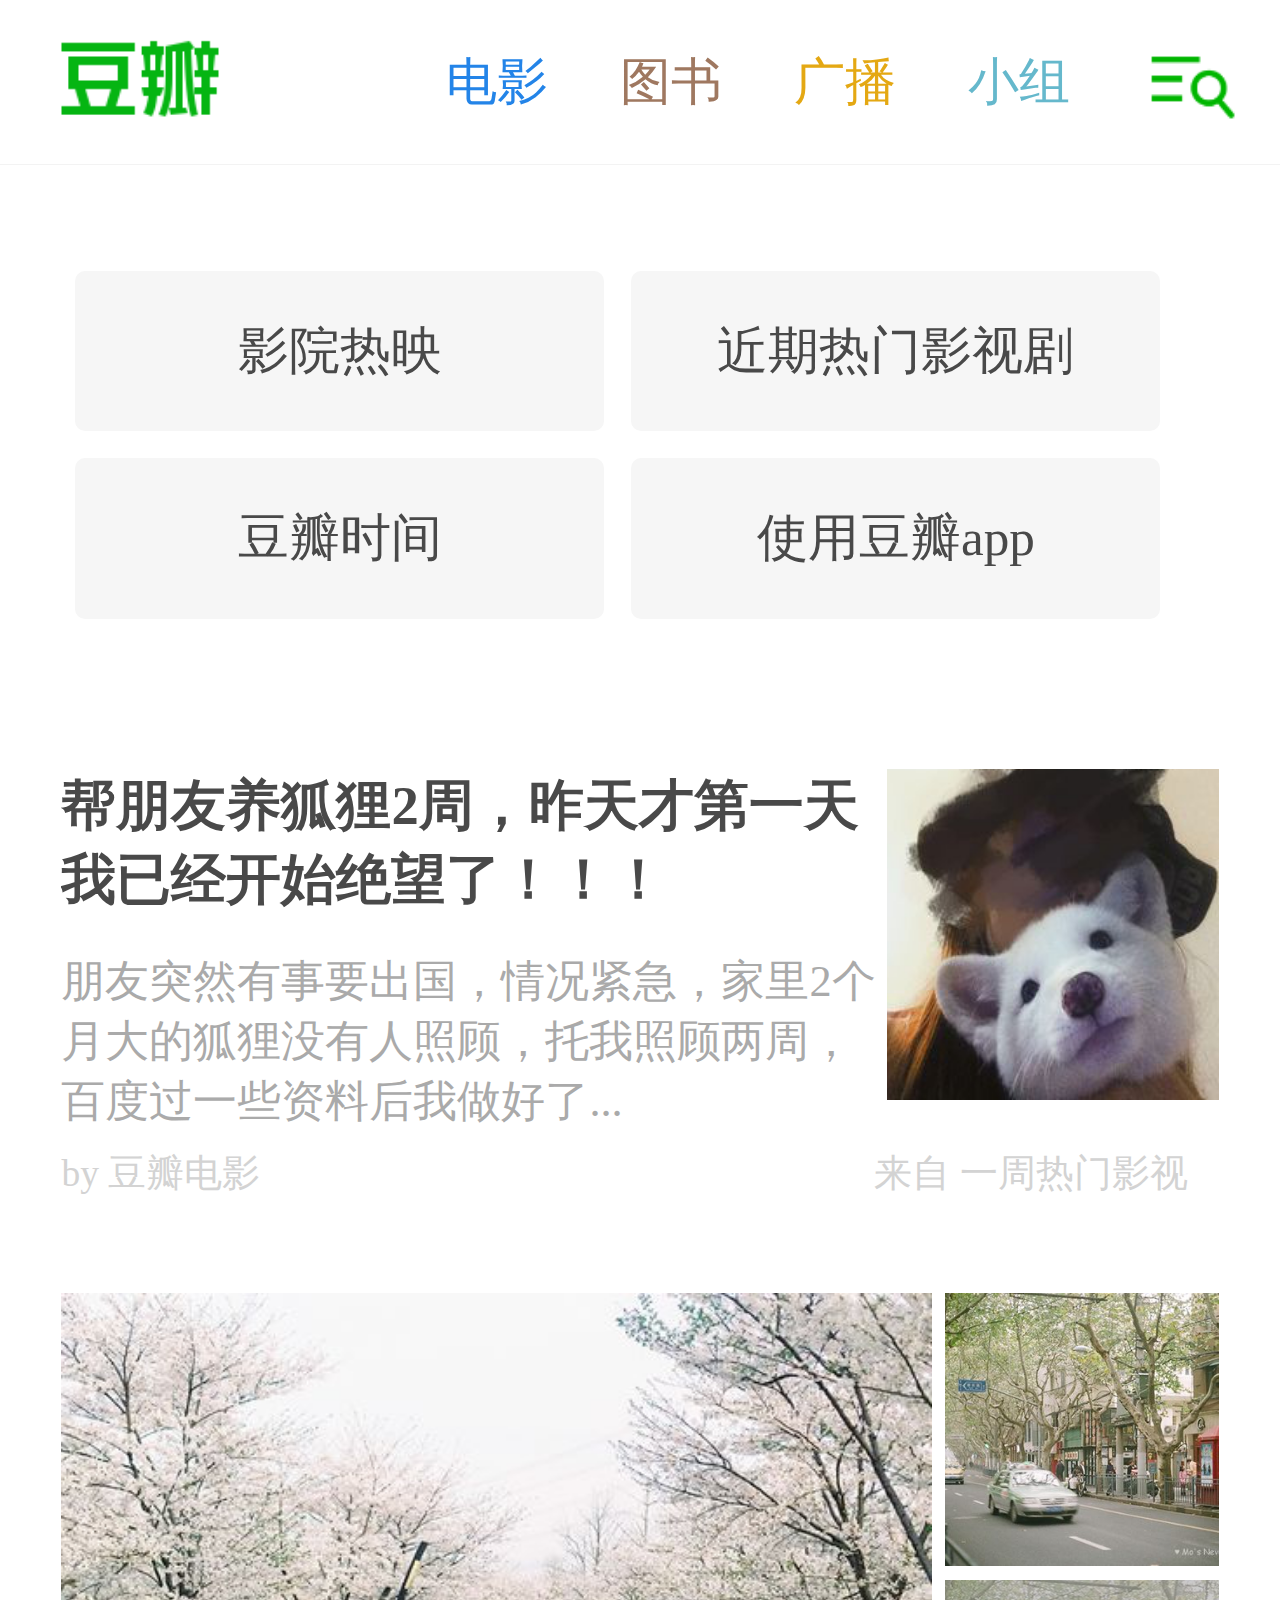
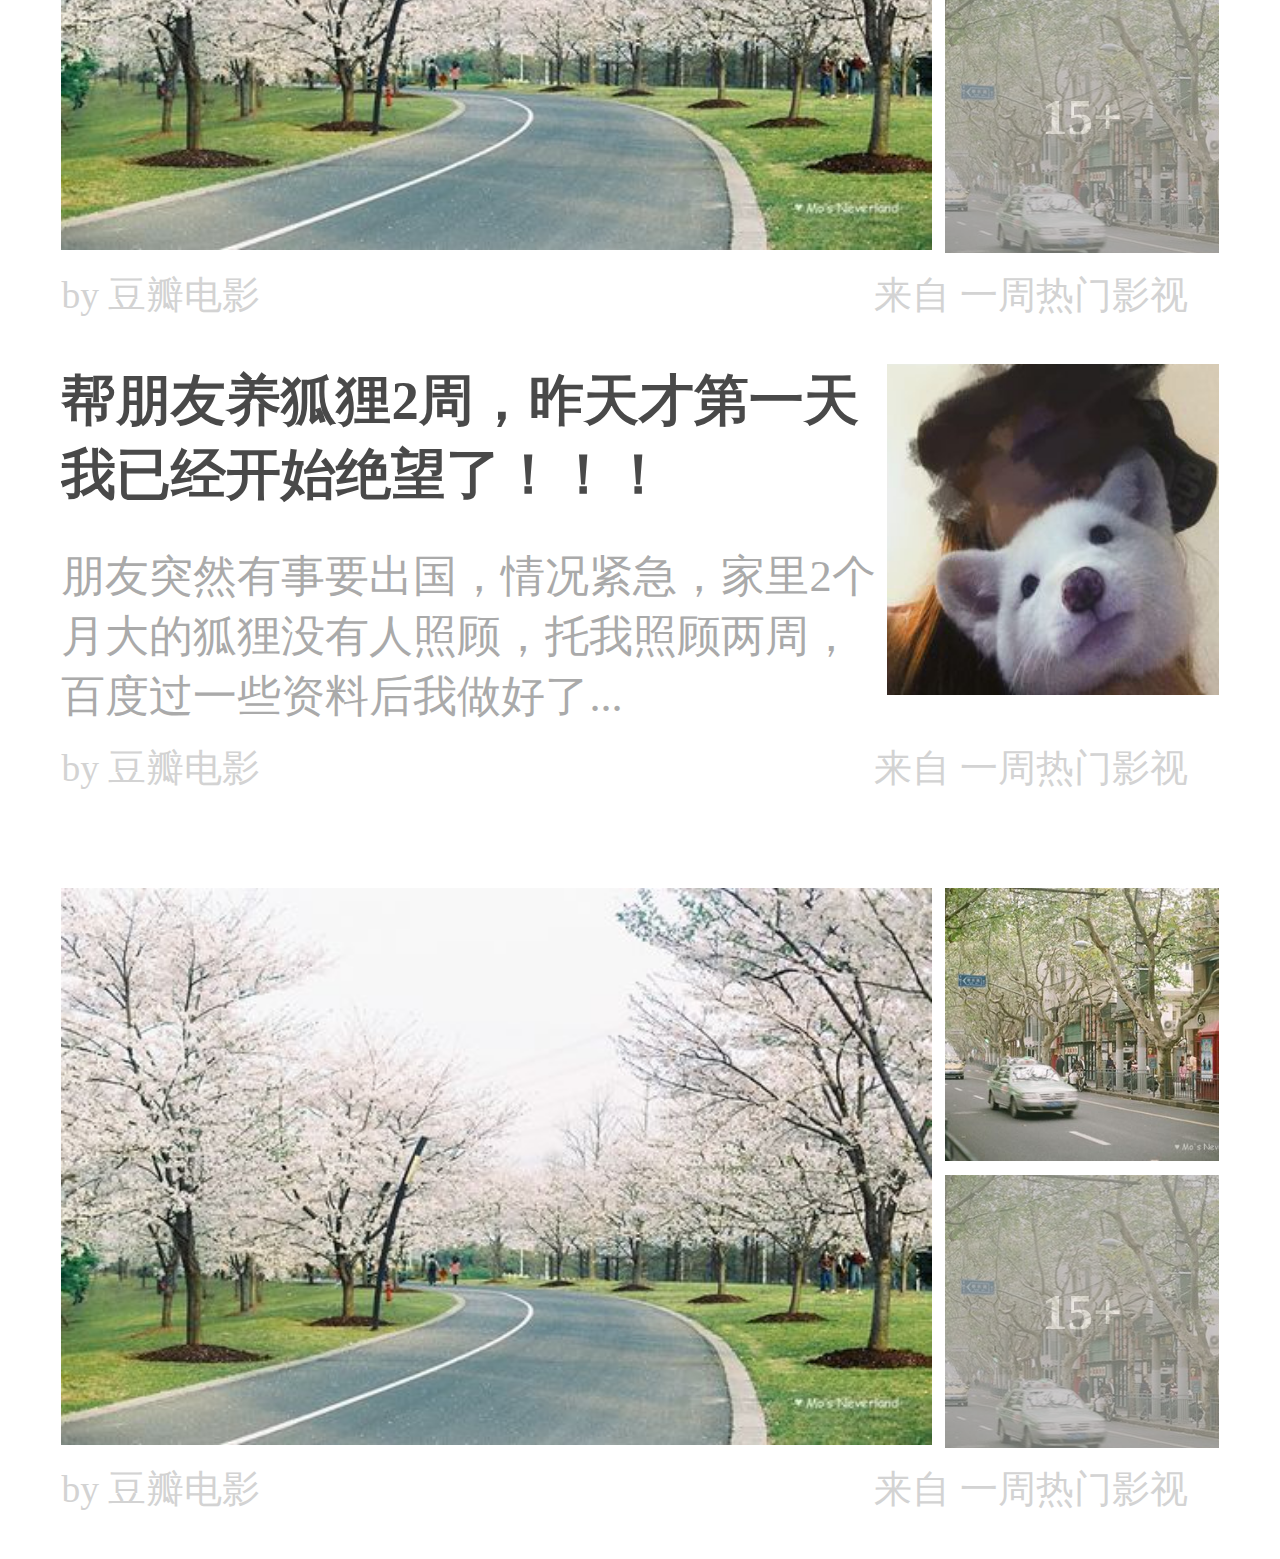
<file: newDouban/public/newDouban/index.html>
<!DOCTYPE html>
<html>

	<head>
		<meta charset="UTF-8">
		<title>index-M</title>
		<link rel="icon" type="image/png" sizes="16x16" href="img/icon/tiger16.png">
		<link rel="icon" type="image/png" sizes="32x32" href="img/icon/tiger32.png">
		<link rel="icon" type="image/png" sizes="48x48" href="img/icon/tiger48.png">
		<link rel="stylesheet" type="text/css" href="css/common.css" />
		<link rel="stylesheet" type="text/css" href="css/index.css" />
		<script src="js/common.js" type="text/javascript" charset="utf-8"></script>
	</head>

	<body>
		<!--header begins-->
		<header>
			<div id="c-nav">
				<span>
					<img src="img/slice/logo.png"/>
				</span>
				<ul>
					<li>
						<a href="home.html">电影</a>
					</li>
					<li>
						<a href="#">图书</a>
					</li>
					<li>
						<a href="#">广播</a>
					</li>
					<li>
						<a href="#">小组</a>
					</li>
					<li>
						<a href="#"><img src="img/slice/search-logo.png" /></a>
					</li>
				</ul>
			</div>
		</header>
		<!--header ends-->
		<!--sub-nav begins-->
		<section class="i-subnav">
			<div class="wrap">
				<ul>
					<li>
						<a href="javascrip:()">影院热映</a>
					</li>
					<li>
						<a href="javascrip:()">近期热门影视剧</a>
					</li>
					<li>
						<a href="javascrip:()">豆瓣时间</a>
					</li>
					<li>
						<a href="javascrip:()">使用豆瓣app</a>
					</li>
				</ul>
			</div>
		</section>
		<!--sub-nav ends-->

		<!--movie comments begins-->
		<section class="s-read-container">
			<div class="wrap">
				<a href="#">
					<div class="s-read">
						<span class="s-read-title">帮朋友养狐狸2周，昨天才第一天我已经开始绝望了！！！
					</span>
						<img src="img/ad/fox.png" />
						<p class="s-read-p">朋友突然有事要出国，情况紧急，家里2个月大的狐狸没有人照顾，托我照顾两周，百度过一些资料后我做好了...</p>
					</div>
					<div class="s-read-bottom">
						<span>by 豆瓣电影</span>
						<a href="javascript:()" class="s-read-a">来自 一周热门影视</a>
					</div>
				</a>
			</div>
		</section>
		<!--movie comments ends-->
		<section class="i-itemimg-container">
			<div class="wrap">
				<div class="i-itemimg">
					<p>
						<img src="img/ad/p2472871172.jpg"/>
					</p>
					<span>
						<img src="img/ad/p2290949609.jpg"/>
					</span>
					<span class="i-itemimg-mask">
						<a href="#">
							15+
						</a>
					</span>
					<div class="s-read-bottom">
						<span>by 豆瓣电影</span>
						<a href="javascript:()" class="s-read-a">来自 一周热门影视</a>
					</div>
				</div>
				
			</div>
		</section>
		<!--movie comments begins-->
		<section class="s-read-container">
			<div class="wrap">
				<a href="#">
					<div class="s-read">
						<span class="s-read-title">帮朋友养狐狸2周，昨天才第一天我已经开始绝望了！！！
					</span>
						<img src="img/ad/fox.png" />
						<p class="s-read-p">朋友突然有事要出国，情况紧急，家里2个月大的狐狸没有人照顾，托我照顾两周，百度过一些资料后我做好了...</p>
					</div>
					<div class="s-read-bottom">
						<span>by 豆瓣电影</span>
						<a href="javascript:()" class="s-read-a">来自 一周热门影视</a>
					</div>
				</a>
			</div>
		</section>
		<!--movie comments ends-->
		<section class="i-itemimg-container">
			<div class="wrap">
				<div class="i-itemimg">
					<p>
						<img src="img/ad/p2472871172.jpg"/>
					</p>
					<span>
						<img src="img/ad/p2290949609.jpg"/>
					</span>
					<span class="i-itemimg-mask">
						<a href="#">
							15+
						</a>
					</span>
					<div class="s-read-bottom">
						<span>by 豆瓣电影</span>
						<a href="javascript:()" class="s-read-a">来自 一周热门影视</a>
					</div>
				</div>
				
			</div>
		</section>
		
	</body>

</html>
</file>
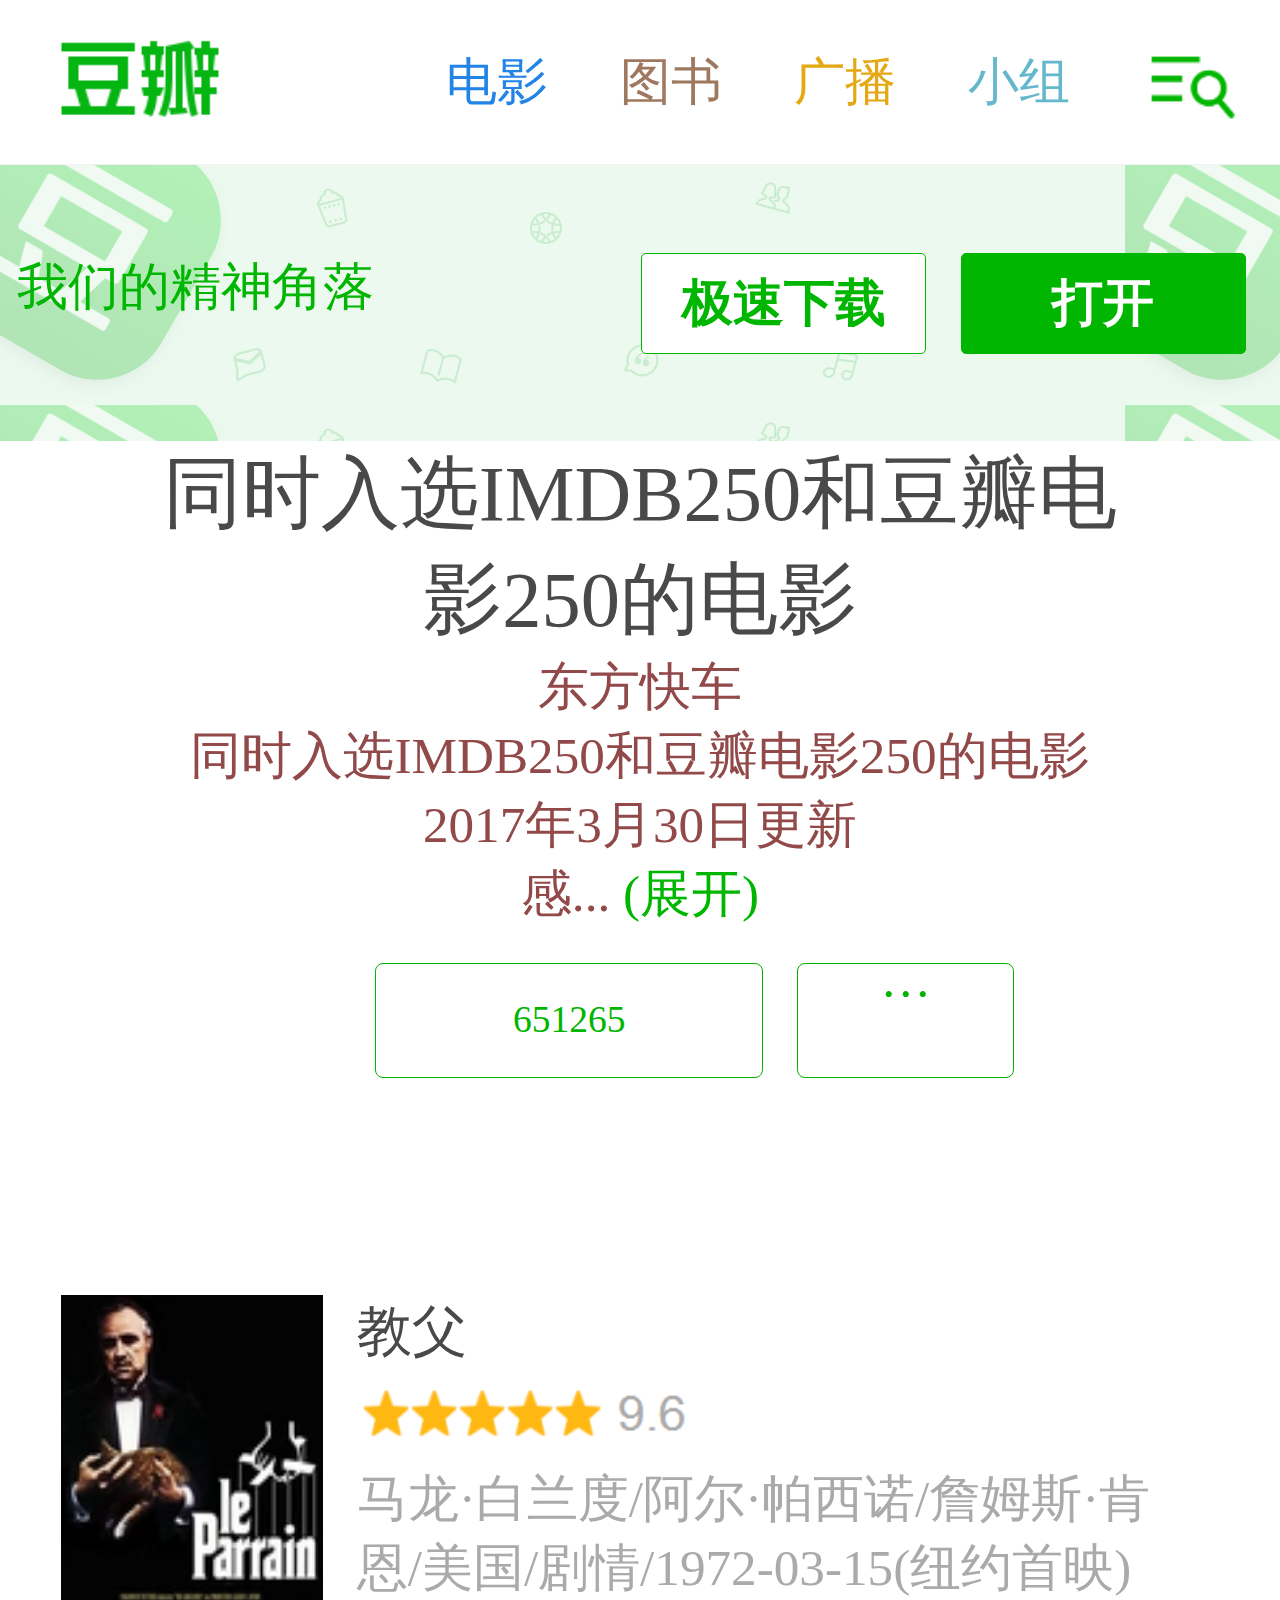
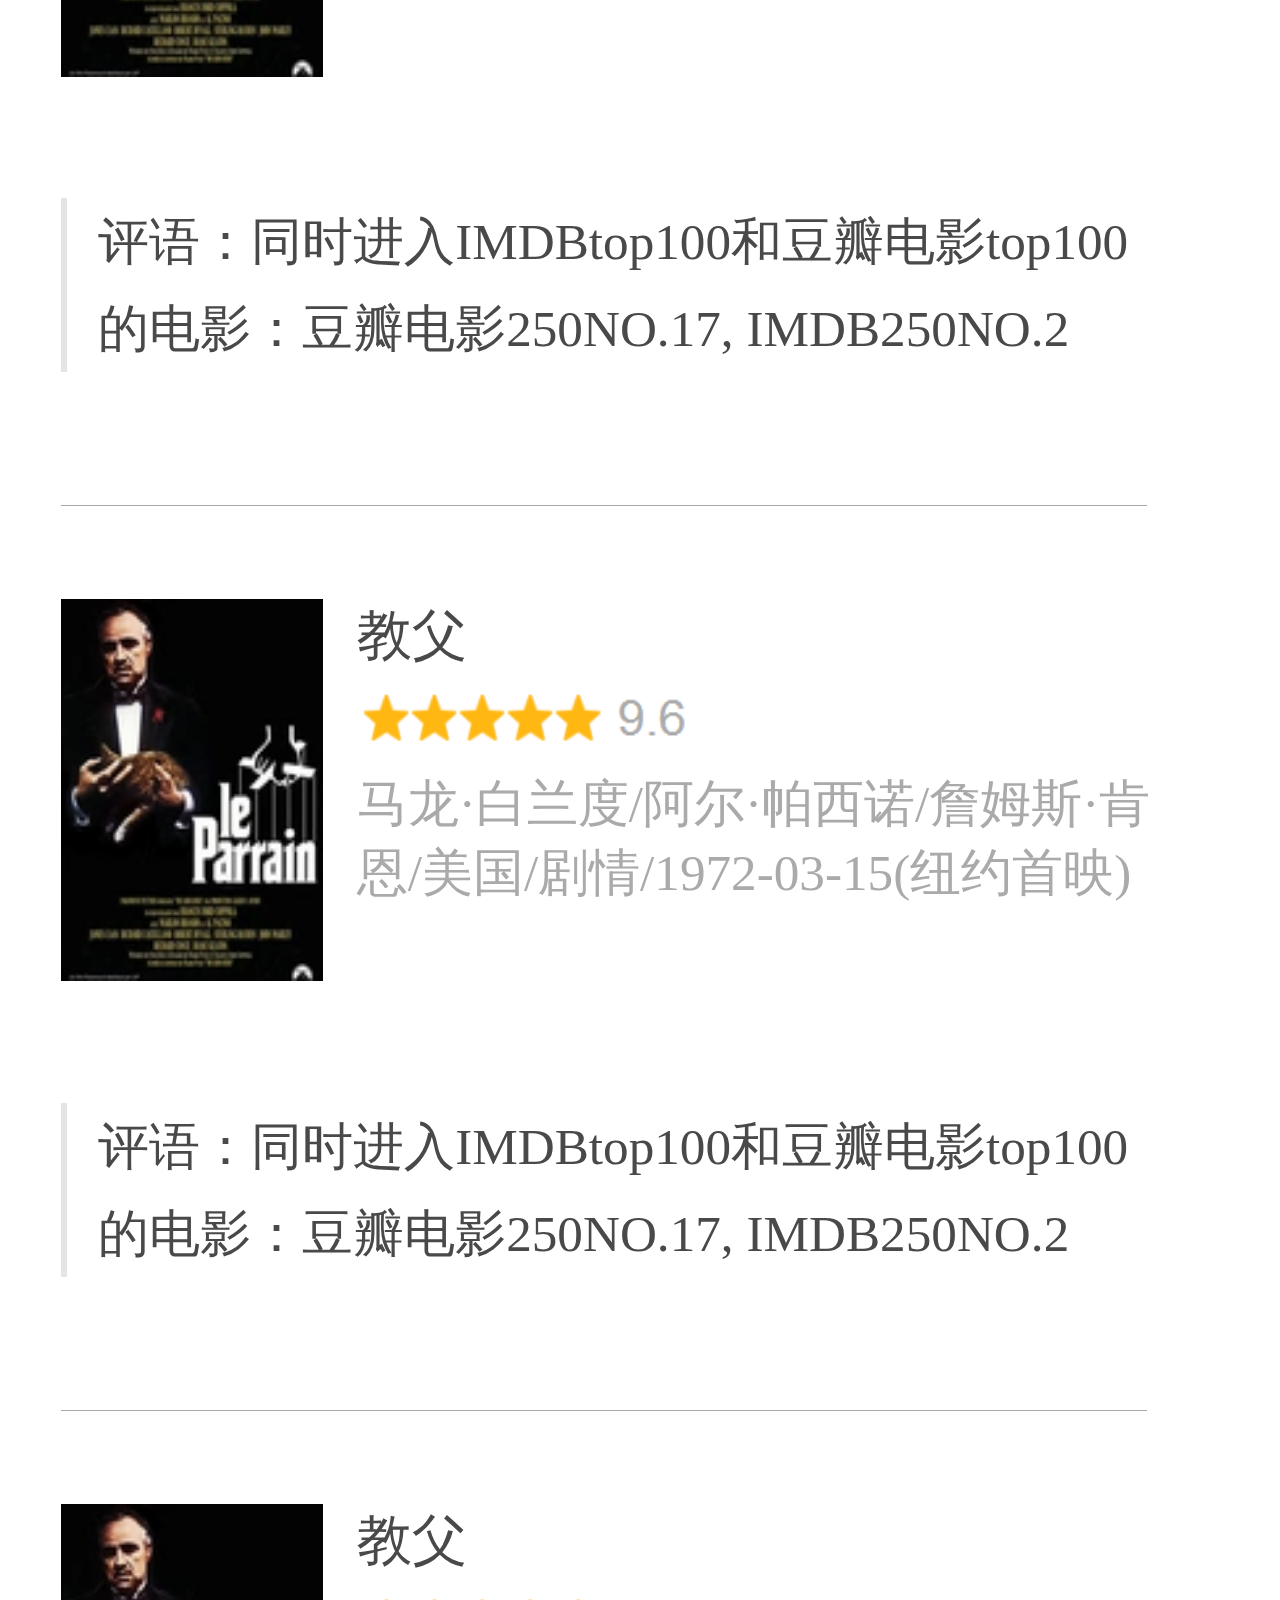
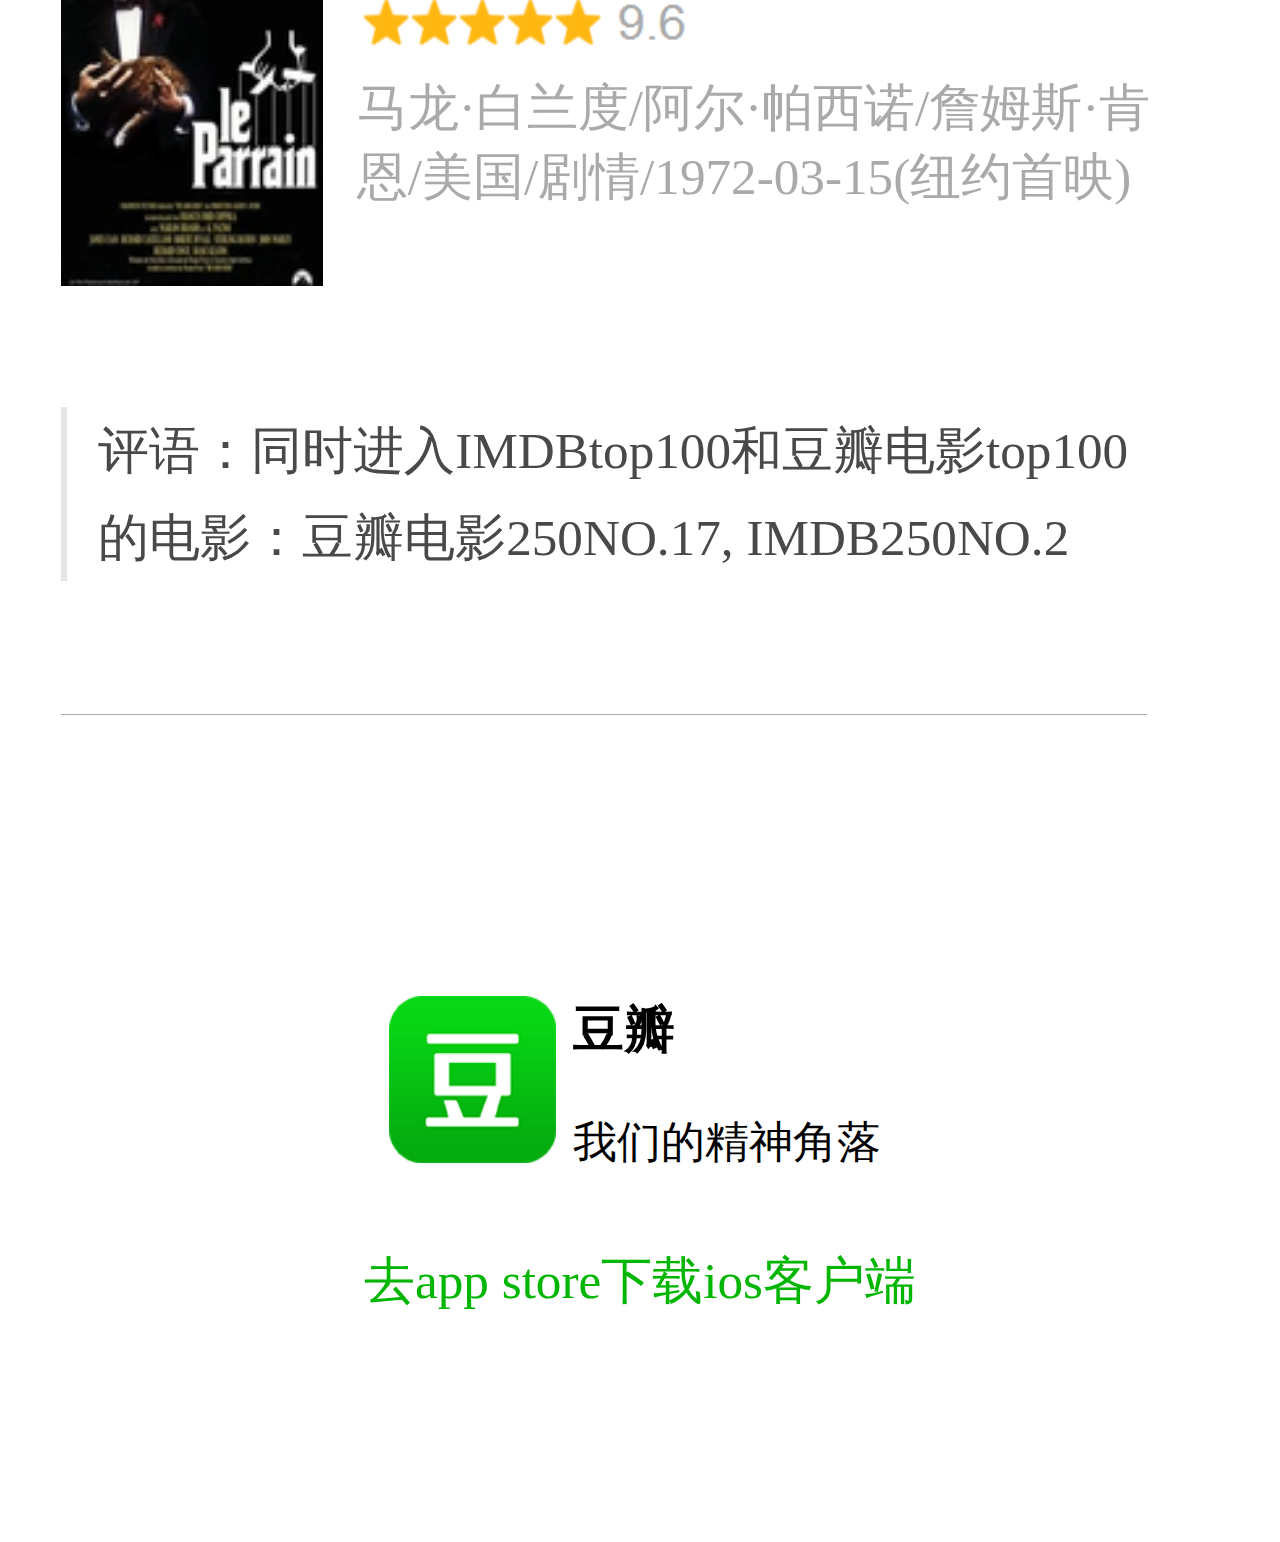
<file: newDouban/public/newDouban/doulist.html>
<!DOCTYPE html>
<html>

	<head>
		<meta charset="UTF-8">
		<title>doulist-M</title>
		<link rel="icon" type="image/png" sizes="16x16" href="img/icon/tiger16.png">
		<link rel="icon" type="image/png" sizes="32x32" href="img/icon/tiger32.png">
		<link rel="icon" type="image/png" sizes="48x48" href="img/icon/tiger48.png">
		<link rel="stylesheet" type="text/css" href="css/common.css" />
		<link rel="stylesheet" type="text/css" href="css/doulist.css" />
		<script src="js/common.js" type="text/javascript" charset="utf-8"></script>
	</head>

	<body>
		<!--header begins-->
		<header>
			<div id="c-nav">
				<a href="index.html">
				<span>
					<img src="img/slice/logo.png"/>
				</span>
				</a>
				<ul>
					<li>
						<a href="#">电影</a>
					</li>
					<li>
						<a href="#">图书</a>
					</li>
					<li>
						<a href="#">广播</a>
					</li>
					<li>
						<a href="#">小组</a>
					</li>
					<li>
						<a href="#"><img src="img/slice/search-logo.png" /></a>
					</li>
				</ul>
			</div>
		</header>
		<!--header ends-->
		<!--doulist-banner-begins-->
		<div class="banner">
			<span>我们的精神角落</span>
			<a href="#" id="d-open">打开</a>
			<a href="#" id="d-download">极速下载</a>
		</div>
		<!--doulist-banner-ends-->
		<!--words begins-->
		<div class="doulist-words">
			<ul>
				<li>
					<h1>同时入选IMDB250和豆瓣电影250的电影</h1></li>
				<li><span>东方快车</span></li>
				<li>
					<span id="">
					同时入选IMDB250和豆瓣电影250的电影</br>
					2017年3月30日更新</br>
						感... <a href="#">(展开)</a>
				</span>
				</li>
				<li>
					<a href="#" id="d-like">651265</a>
					<a href="#" id="d-more">···</a>

				</li>
			</ul>
		</div>
		<!--words begins-->
		<!--list begins-->
		<div class="d-list">
			<div class="wrap">
				<div class="d-list-top">
					<a href="subject.html">
						<img src="img/slice/p1853232210.webp" />
						<ul>
							<li>教父</li>
							<li><img src="img/slice/star.png" /></li>
							<li>
								马龙·白兰度/阿尔·帕西诺/詹姆斯·肯恩/美国/剧情/1972-03-15(纽约首映)
							</li>
						</ul>
					</a>
				</div>
				<div class="d-list-bottom">
					<p>评语：同时进入IMDBtop100和豆瓣电影top100的电影：豆瓣电影250NO.17, IMDB250NO.2</p>
				</div>
			</div>
		</div>
		<!--list ends-->
		<!--list-2 begins-->
		<div class="d-list">
			<div class="wrap">
				<div class="d-list-top">
					<a href="#">
						<img src="img/slice/p1853232210.webp" />
						<ul>
							<li>教父</li>
							<li><img src="img/slice/star.png" /></li>
							<li>
								马龙·白兰度/阿尔·帕西诺/詹姆斯·肯恩/美国/剧情/1972-03-15(纽约首映)
							</li>
						</ul>
					</a>
				</div>
				<div class="d-list-bottom">
					<p>评语：同时进入IMDBtop100和豆瓣电影top100的电影：豆瓣电影250NO.17, IMDB250NO.2</p>
				</div>
			</div>
		</div>
		<!--list-2 ends-->
		<!--list-3 begins-->
		<div class="d-list">
			<div class="wrap">
				<div class="d-list-top">
					<a href="#">
						<img src="img/slice/p1853232210.webp" />
						<ul>
							<li>教父</li>
							<li><img src="img/slice/star.png" /></li>
							<li>
								马龙·白兰度/阿尔·帕西诺/詹姆斯·肯恩/美国/剧情/1972-03-15(纽约首映)
							</li>
						</ul>
					</a>
				</div>
				<div class="d-list-bottom">
					<p>评语：同时进入IMDBtop100和豆瓣电影top100的电影：豆瓣电影250NO.17, IMDB250NO.2</p>
				</div>
			</div>
		</div>
		<!--list-3 ends-->
		
		<footer>
			<div class="h-footer">
				<ul>
					<li>
						<img src="img/slice/douban-app-logo.png" />
					</li>
					<li><strong>豆瓣</strong></li>
					<li>我们的精神角落</li>
					<li>去app store下载ios客户端</li>
				</ul>

			</div>
		</footer>

	</body>

</html>
</file>
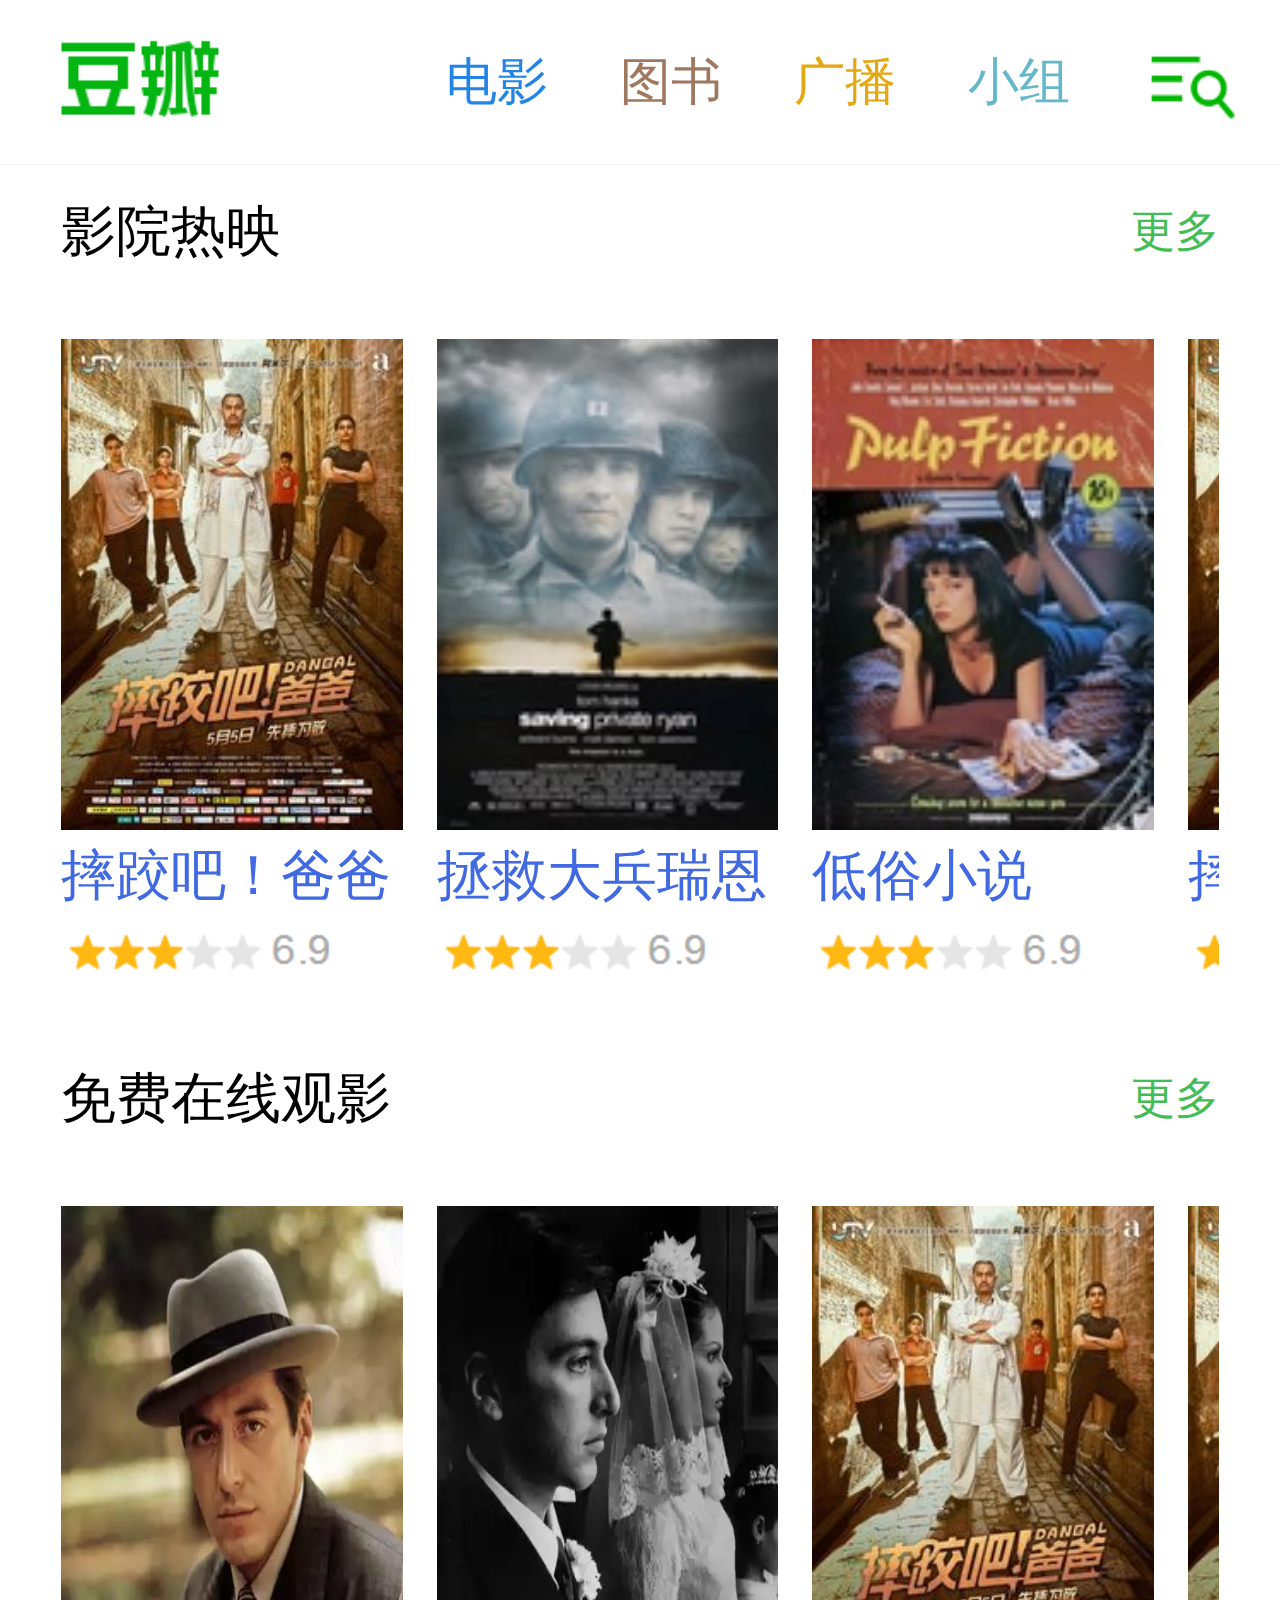
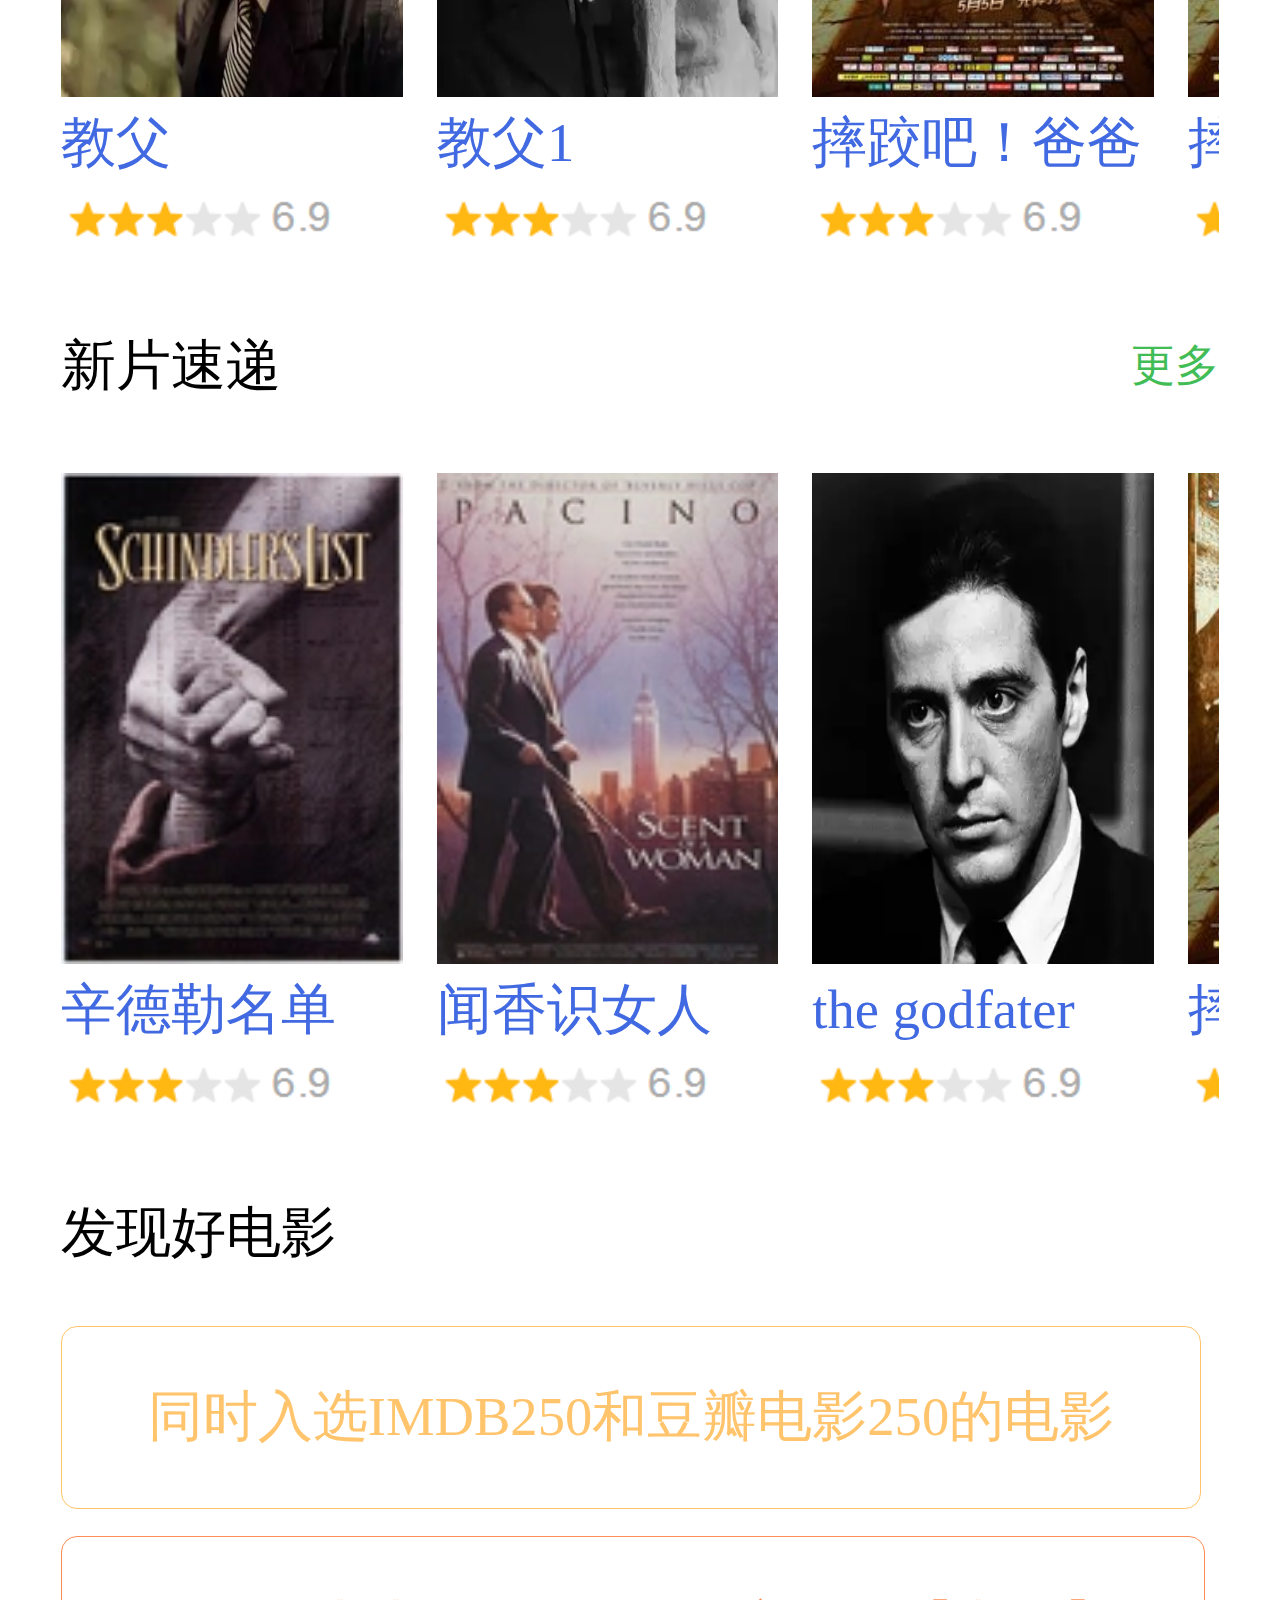
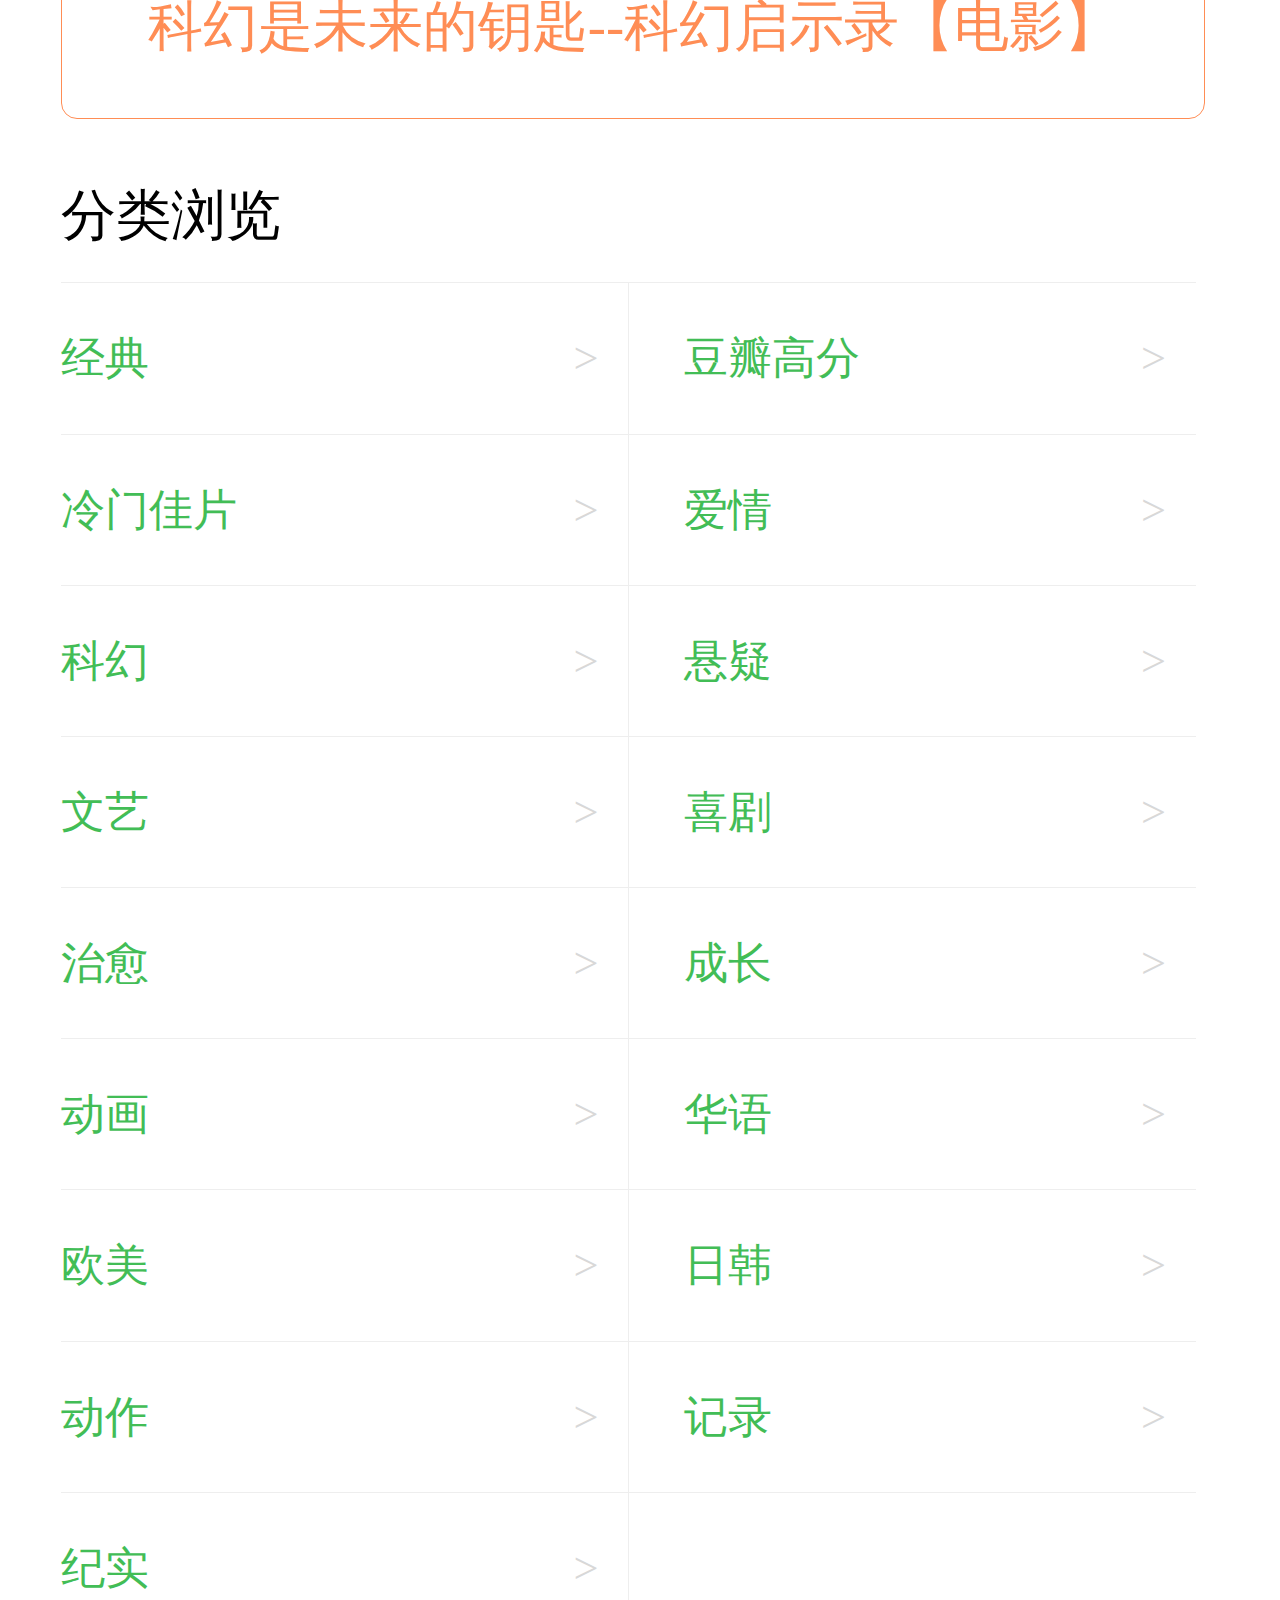
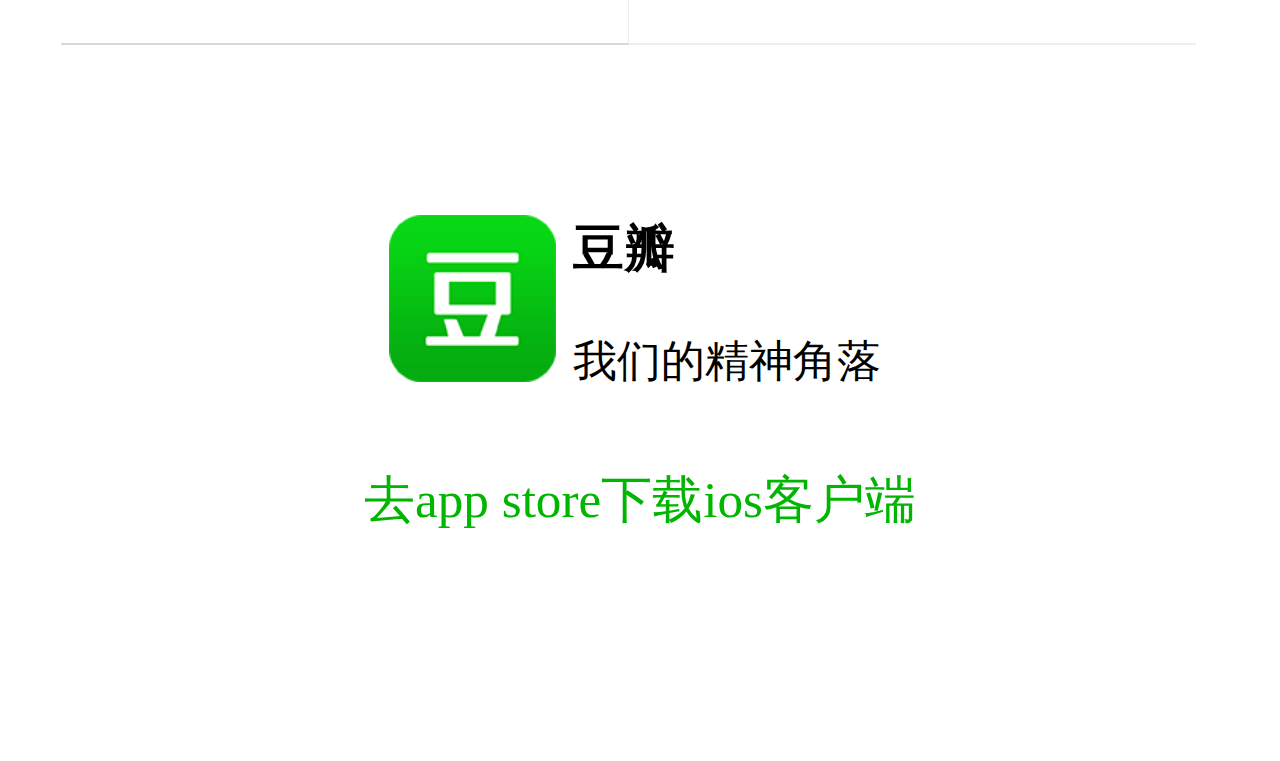
<file: newDouban/public/newDouban/home.html>
<!DOCTYPE html>
<html>

	<head>
		<meta charset="UTF-8">
		<title>Home-M</title>
				<link rel="icon" type="image/png" sizes="16x16" href="img/icon/whale16.png">
		<link rel="icon" type="image/png" sizes="32x32" href="img/icon/whale32.png">
		<link rel="icon" type="image/png" sizes="48x48" href="img/icon/whale48.png">
		<link rel="stylesheet" type="text/css" href="css/common.css" />
		<link rel="stylesheet" type="text/css" href="css/home.css" />
		<script src="js/common.js" type="text/javascript" charset="utf-8"></script>
	</head>

	<body>
		<!--header begins-->
		<header>
			<div id="c-nav">
				<span>
					<img src="img/slice/logo.png"/>
				</span>
				<ul>
					<li><a href="#">电影</a></li>
					<li><a href="#">图书</a></li>
					<li><a href="#">广播</a></li>
					<li><a href="#">小组</a></li>
					<li><a href="#"><img src="img/slice/search-logo.png" /></a></li>
				</ul>
			</div>
		</header>
		<!--header ends-->
		<!--subnav begins-->
		<div class="subnav">
			<div class="wrap">
				<span>影院热映</span>
				<a href="#">更多</a>
			</div>
		</div>
		<!--subnav ends-->
		<!--movie contents begins-->
		<div class="movie-contents">
			<div class="wrap">
				<div class="m-item-contents">
					<ul>
						<li>
							<span class="movie-img">
								<img src="img/slice/p2457983084.jpg"/>
							</span>
							<span class="movie-title">摔跤吧！爸爸</span>
							<span class="movie-rank">
								<img src="img/slice/df.png"/>
							</span>
						</li>
						<li>
							<span class="movie-img">
								<img src="img/webp/p1014542496.webp"/>
							</span>
							<span class="movie-title">拯救大兵瑞恩</span>
							<span class="movie-rank">
								<img src="img/slice/df.png"/>
							</span>
						</li>
						<li>
							<span class="movie-img">
								<img src="img/webp/p1910902213.webp"/>
							</span>
							<span class="movie-title">低俗小说</span>
							<span class="movie-rank">
								<img src="img/slice/df.png"/>
							</span>
						</li>
						<li>
							<span class="movie-img">
								<img src="img/slice/p2457983084.jpg"/>
							</span>
							<span class="movie-title">摔跤吧！爸爸</span>
							<span class="movie-rank">
								<img src="img/slice/df.png"/>
							</span>
						</li>
						<li>
							<span class="movie-img">
								<img src="img/slice/p2457983084.jpg"/>
							</span>
							<span class="movie-title">摔跤吧！爸爸</span>
							<span class="movie-rank">
								<img src="img/slice/df.png"/>
							</span>
						</li>

					</ul>
				</div>
			</div>
		</div>
		<!--movie contents ends-->
		<!--subnav-2 begins-->
		<div class="subnav">
			<div class="wrap">
				<span>免费在线观影</span>
				<a href="#">更多</a>
			</div>
		</div>
		<!--subnav-2 ends-->
		<!--movie contents-2 begins-->
		<div class="movie-contents">
			<div class="wrap">
				<div class="m-item-contents">
					<ul>
						<li>
							<span class="movie-img">
								<img src="img/webp/p1541971725.webp"/>
							</span>
							<span class="movie-title">教父</span>
							<span class="movie-rank">
								<img src="img/slice/df.png"/>
							</span>
						</li>
						<li>
							<span class="movie-img">
								<img src="img/webp/p2214452422.webp"/>
							</span>
							<span class="movie-title">教父1</span>
							<span class="movie-rank">
								<img src="img/slice/df.png"/>
							</span>
						</li>
						<li>
							<span class="movie-img">
								<img src="img/slice/p2457983084.jpg"/>
							</span>
							<span class="movie-title">摔跤吧！爸爸</span>
							<span class="movie-rank">
								<img src="img/slice/df.png"/>
							</span>
						</li>
						<li>
							<span class="movie-img">
								<img src="img/slice/p2457983084.jpg"/>
							</span>
							<span class="movie-title">摔跤吧！爸爸</span>
							<span class="movie-rank">
								<img src="img/slice/df.png"/>
							</span>
						</li>
						<li>
							<span class="movie-img">
								<img src="img/slice/p2457983084.jpg"/>
							</span>
							<span class="movie-title">摔跤吧！爸爸</span>
							<span class="movie-rank">
								<img src="img/slice/df.png"/>
							</span>
						</li>

					</ul>
				</div>
			</div>
		</div>
		<!--movie contents-2 ends-->
		<!--subnav-3 begins-->
		<div class="subnav">
			<div class="wrap">
				<span>新片速递</span>
				<a href="#">更多</a>
			</div>
		</div>
		<!--subnav-3 ends-->
		<!--movie contents-3 begins-->
		<div class="movie-contents">
			<div class="wrap">
				<div class="m-item-contents">
					<ul>
						<li>
							<span class="movie-img">
								<img src="img/webp/p492406163.webp"/>
							</span>
							<span class="movie-title">辛德勒名单</span>
							<span class="movie-rank">
								<img src="img/slice/df.png"/>
							</span>
						</li>
						<li>
							<span class="movie-img">
								<img src="img/webp/p925123037.webp"/>
							</span>
							<span class="movie-title">闻香识女人</span>
							<span class="movie-rank">
								<img src="img/slice/df.png"/>
							</span>
						</li>
						<li>
							<span class="movie-img">
								<img src="img/webp/p743742845.webp"/>
							</span>
							<span class="movie-title">the godfater</span>
							<span class="movie-rank">
								<img src="img/slice/df.png"/>
							</span>
						</li>
						<li>
							<span class="movie-img">
								<img src="img/slice/p2457983084.jpg"/>
							</span>
							<span class="movie-title">摔跤吧！爸爸</span>
							<span class="movie-rank">
								<img src="img/slice/df.png"/>
							</span>
						</li>
						<li>
							<span class="movie-img">
								<img src="img/slice/p2457983084.jpg"/>
							</span>
							<span class="movie-title">摔跤吧！爸爸</span>
							<span class="movie-rank">
								<img src="img/slice/df.png"/>
							</span>
						</li>

					</ul>
				</div>
			</div>
		</div>
		<!--movie contents-3 ends-->

		<!--subnav-4 begins-->
		<div class="subnav">
			<div class="wrap">
				<span>发现好电影</span>
				<!--<a href="#">更多</a>-->
			</div>
		</div>
		<!--subnav-4 ends-->
		<!--move-find begins-->
		<div class="find-contents">
			<div class="wrap">
				<div class="f-item-contents">
					<ul>
						<li>
							<a href="doulist.html">同时入选IMDB250和豆瓣电影250的电影</a>
						</li>
						<li>
							<a href="#">带你进入不正常的世界</a>
						</li>
						<li>
							<a href="#">用电影来追忆过去的岁月</a>
						</li>
						<li>
							<a href="#">女孩们的故事【电影】</a>
						</li>
						<li>
							<a href="#">科幻是未来的钥匙--科幻启示录【电影】</a>
						</li>
						<li>
							<a href="#">美国生活面面观</a>
						</li>
						<li>
							<a href="#">2017终极期待</a>
						</li>
						<li>
							<a href="#">经典苏联电影--100部</a>
						</li>

					</ul>
				</div>
			</div>
		</div>
		<!--move-find ends-->
		<!--subnav-5 begins-->
		<div class="subnav">
			<div class="wrap">
				<span>分类浏览</span>
				<!--<a href="#">更多</a>-->
			</div>
		</div>
		<!--subnav-5 ends-->
		<!--home-list-begins-->
		<div class="home-list">
			<div class="wrap">
				<div class="h-list-content">
					<ul>
						<li><a href="#">经典</a>></li>
						<li><a href="#">豆瓣高分</a>></li>
						<li><a href="#">冷门佳片</a>></li>
						<li><a href="#">爱情</a>></li>
						<li><a href="#">科幻</a>></li>
						<li><a href="#">悬疑</a>></li>
						<li><a href="#">文艺</a>></li>
						<li><a href="#">喜剧</a>></li>
						<li><a href="#">治愈</a>></li>
						<li><a href="#">成长</a>></li>
						<li><a href="#">动画</a>></li>
						<li><a href="#">华语</a>></li>
						<li><a href="#">欧美</a>></li>
						<li><a href="#">日韩</a>></li>
						<li><a href="#">动作</a>></li>
						<li><a href="#">记录</a>></li>
						<li><a href="#">纪实</a>></li>
						<li><a href="#"></a></li>
						

					</ul>
				</div>
			</div>
		</div>
		<!--home-list-begins-->
		<footer>
			<div class="h-footer">
				<ul>
					<li>
						<img src="img/slice/douban-app-logo.png"/>
					</li>
					<li><strong>豆瓣</strong></li>
					<li>我们的精神角落</li>
					<li>去app store下载ios客户端</li>
				</ul>
			</div>
		</footer>

	</body>

</html>
</file>
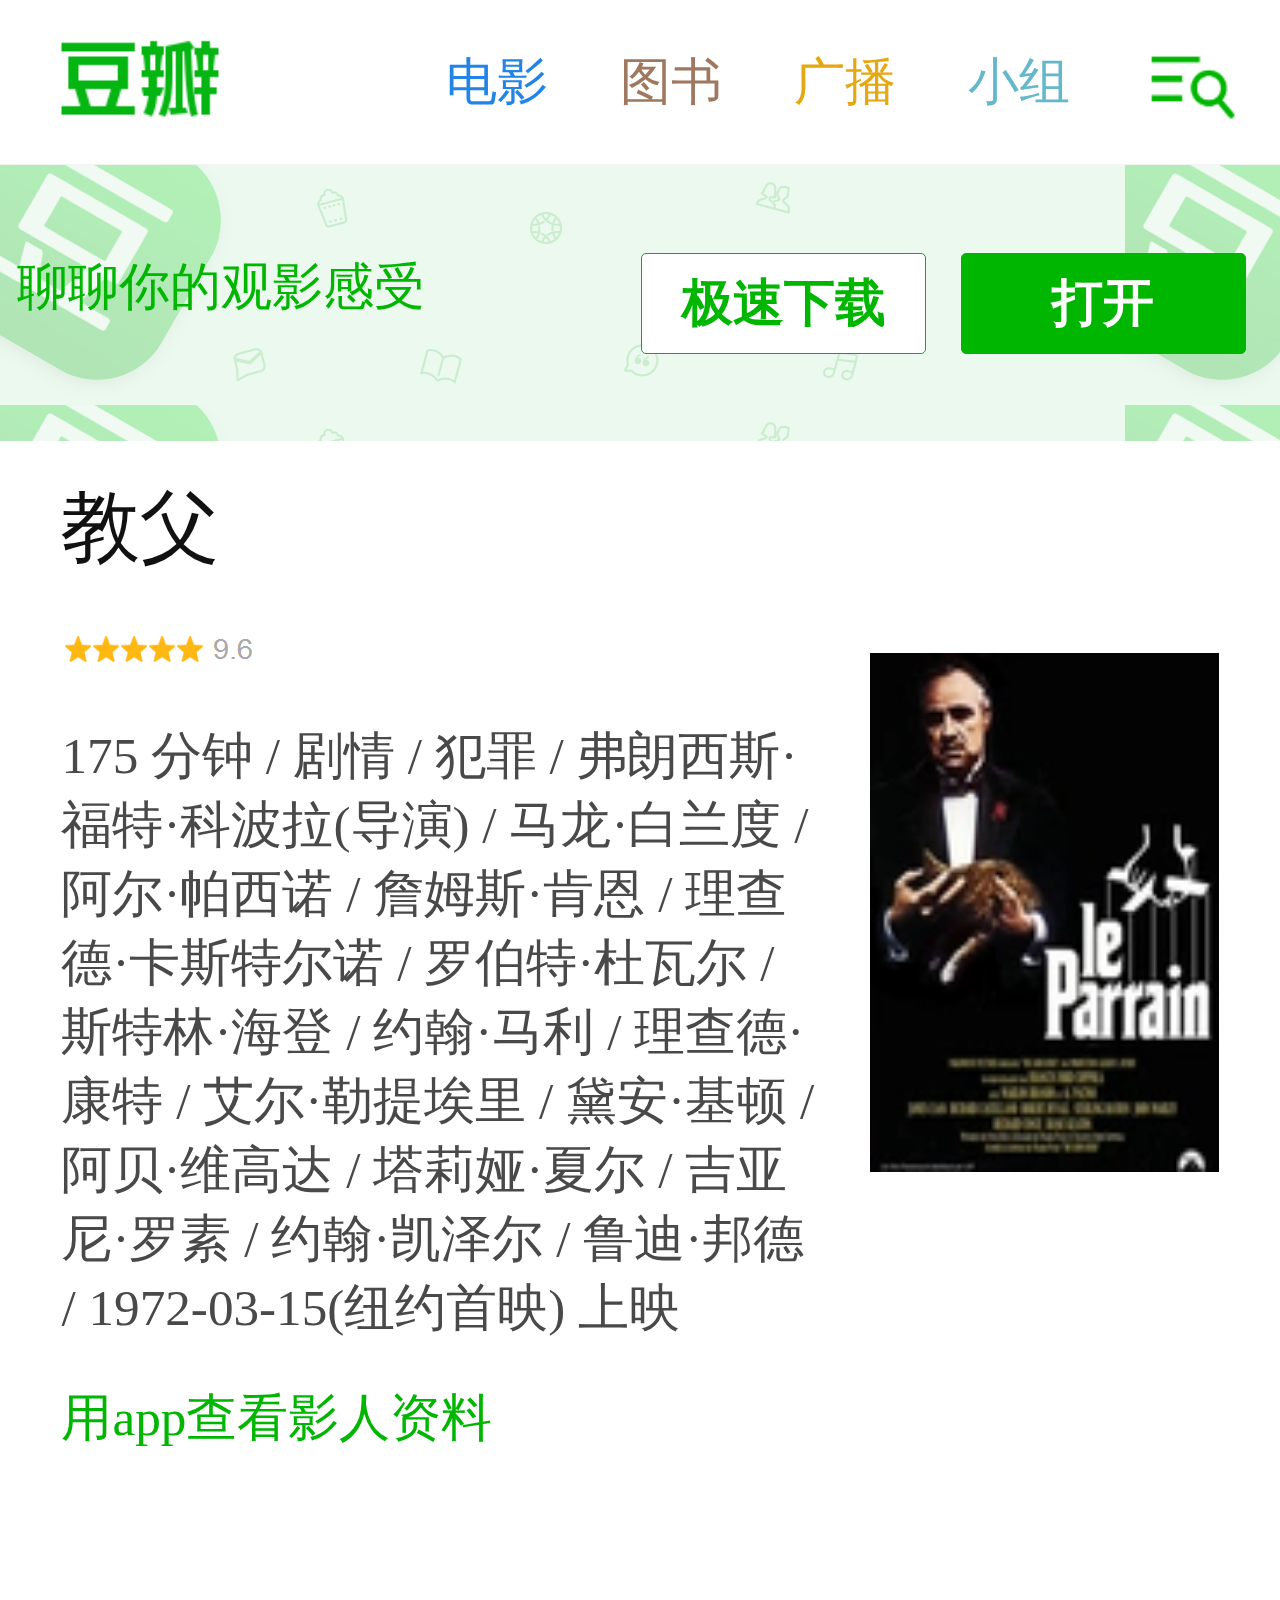
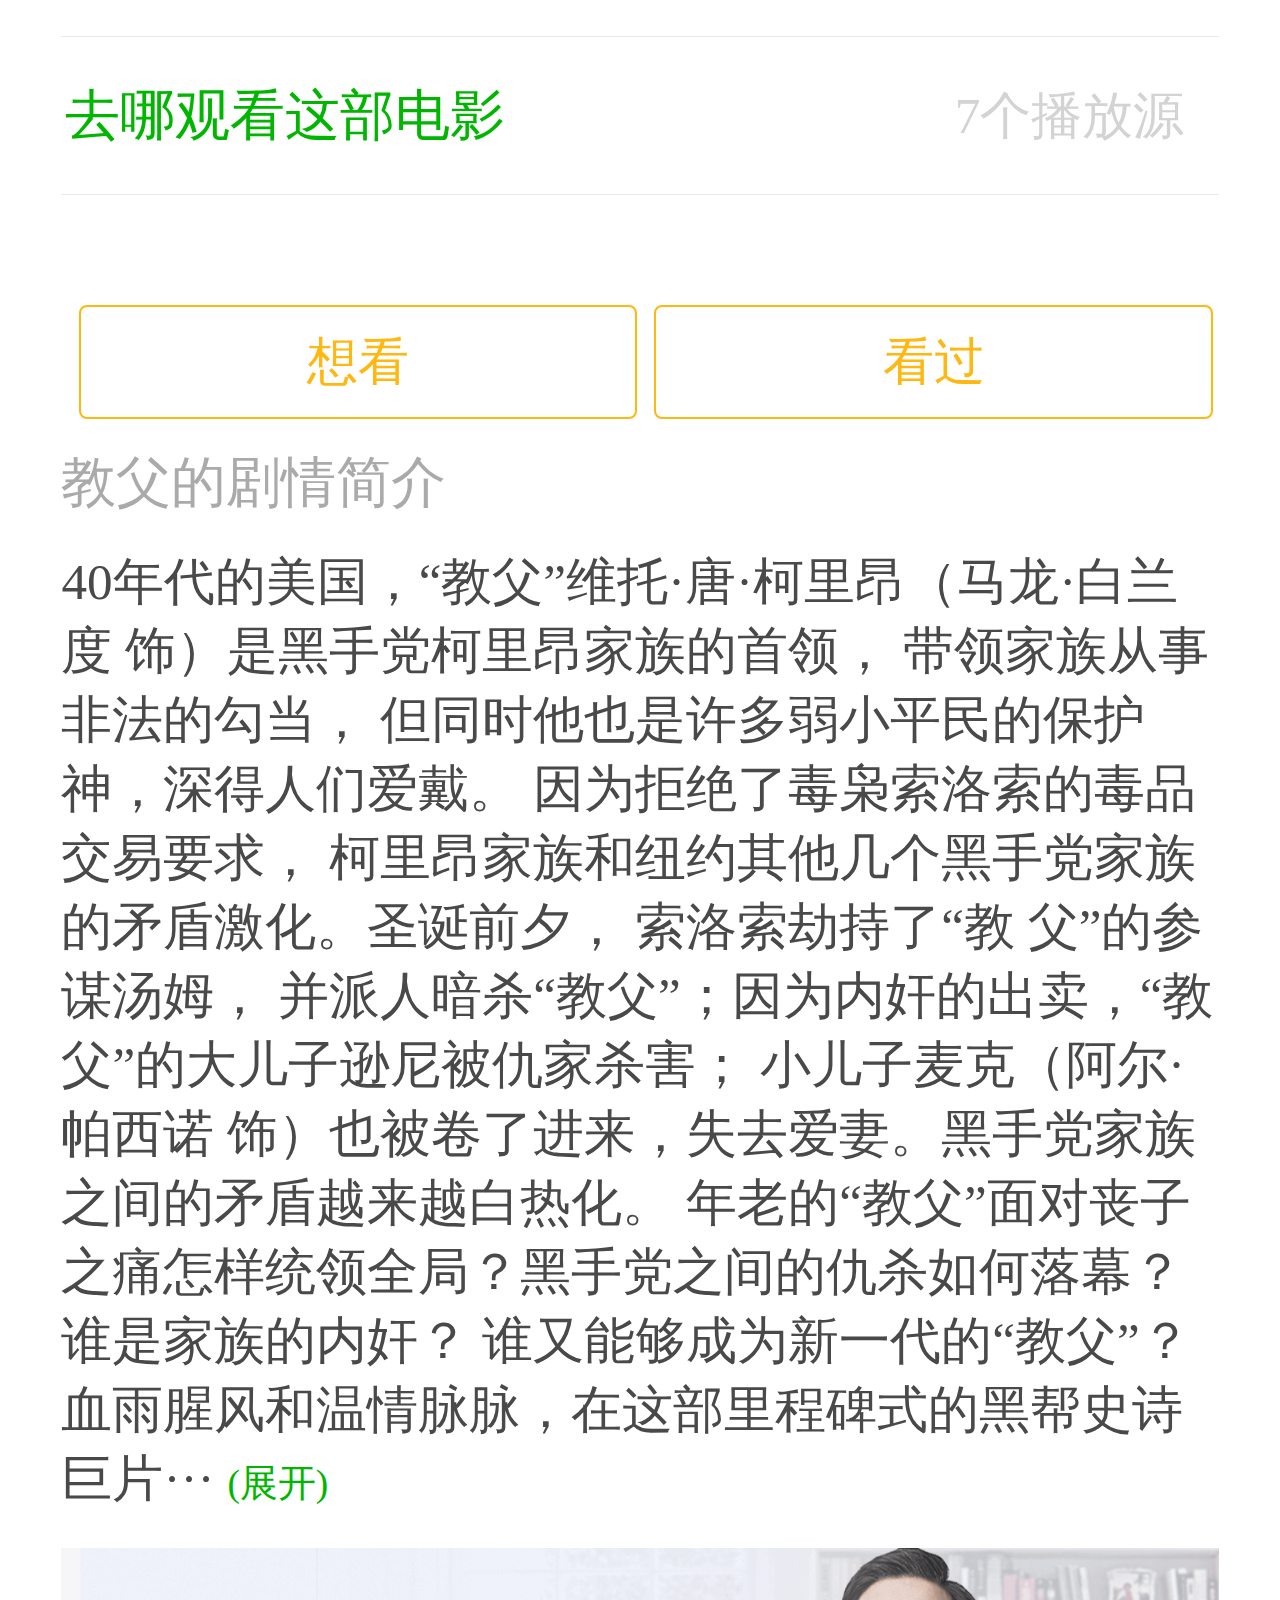
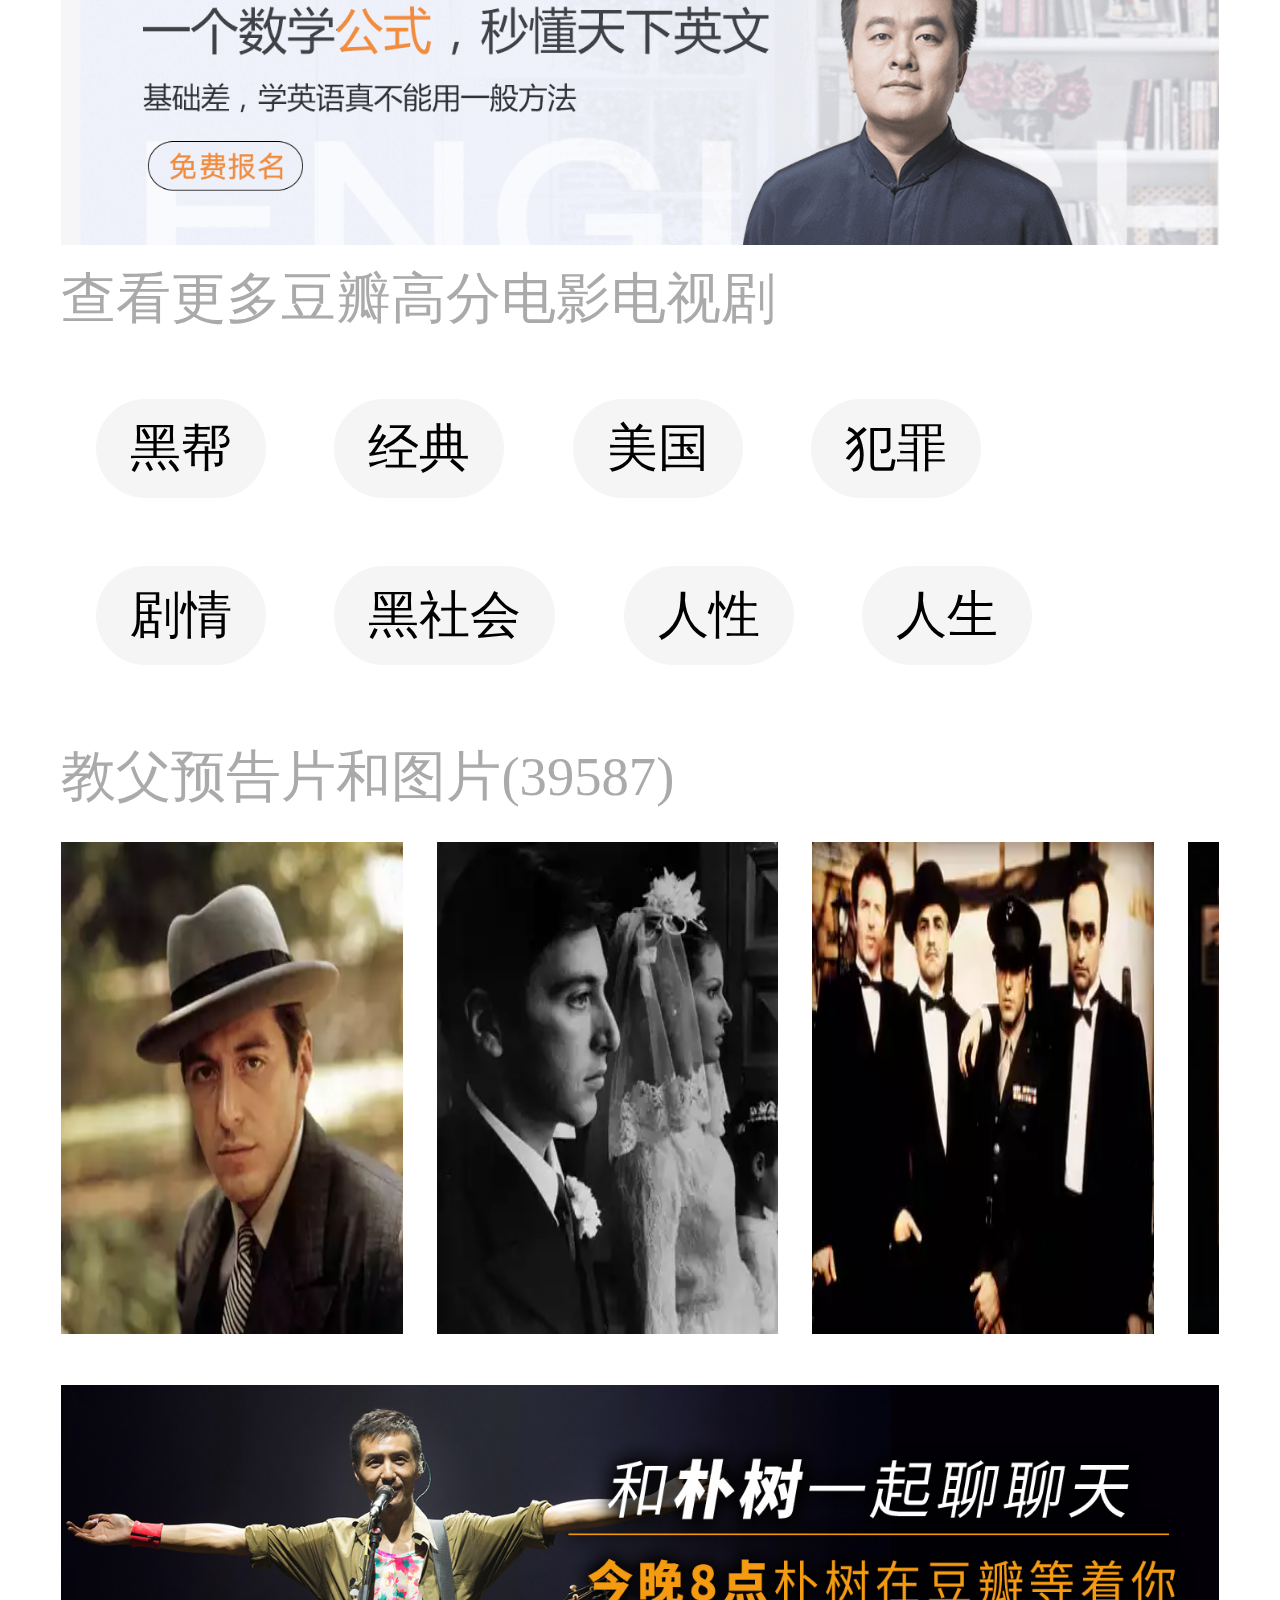
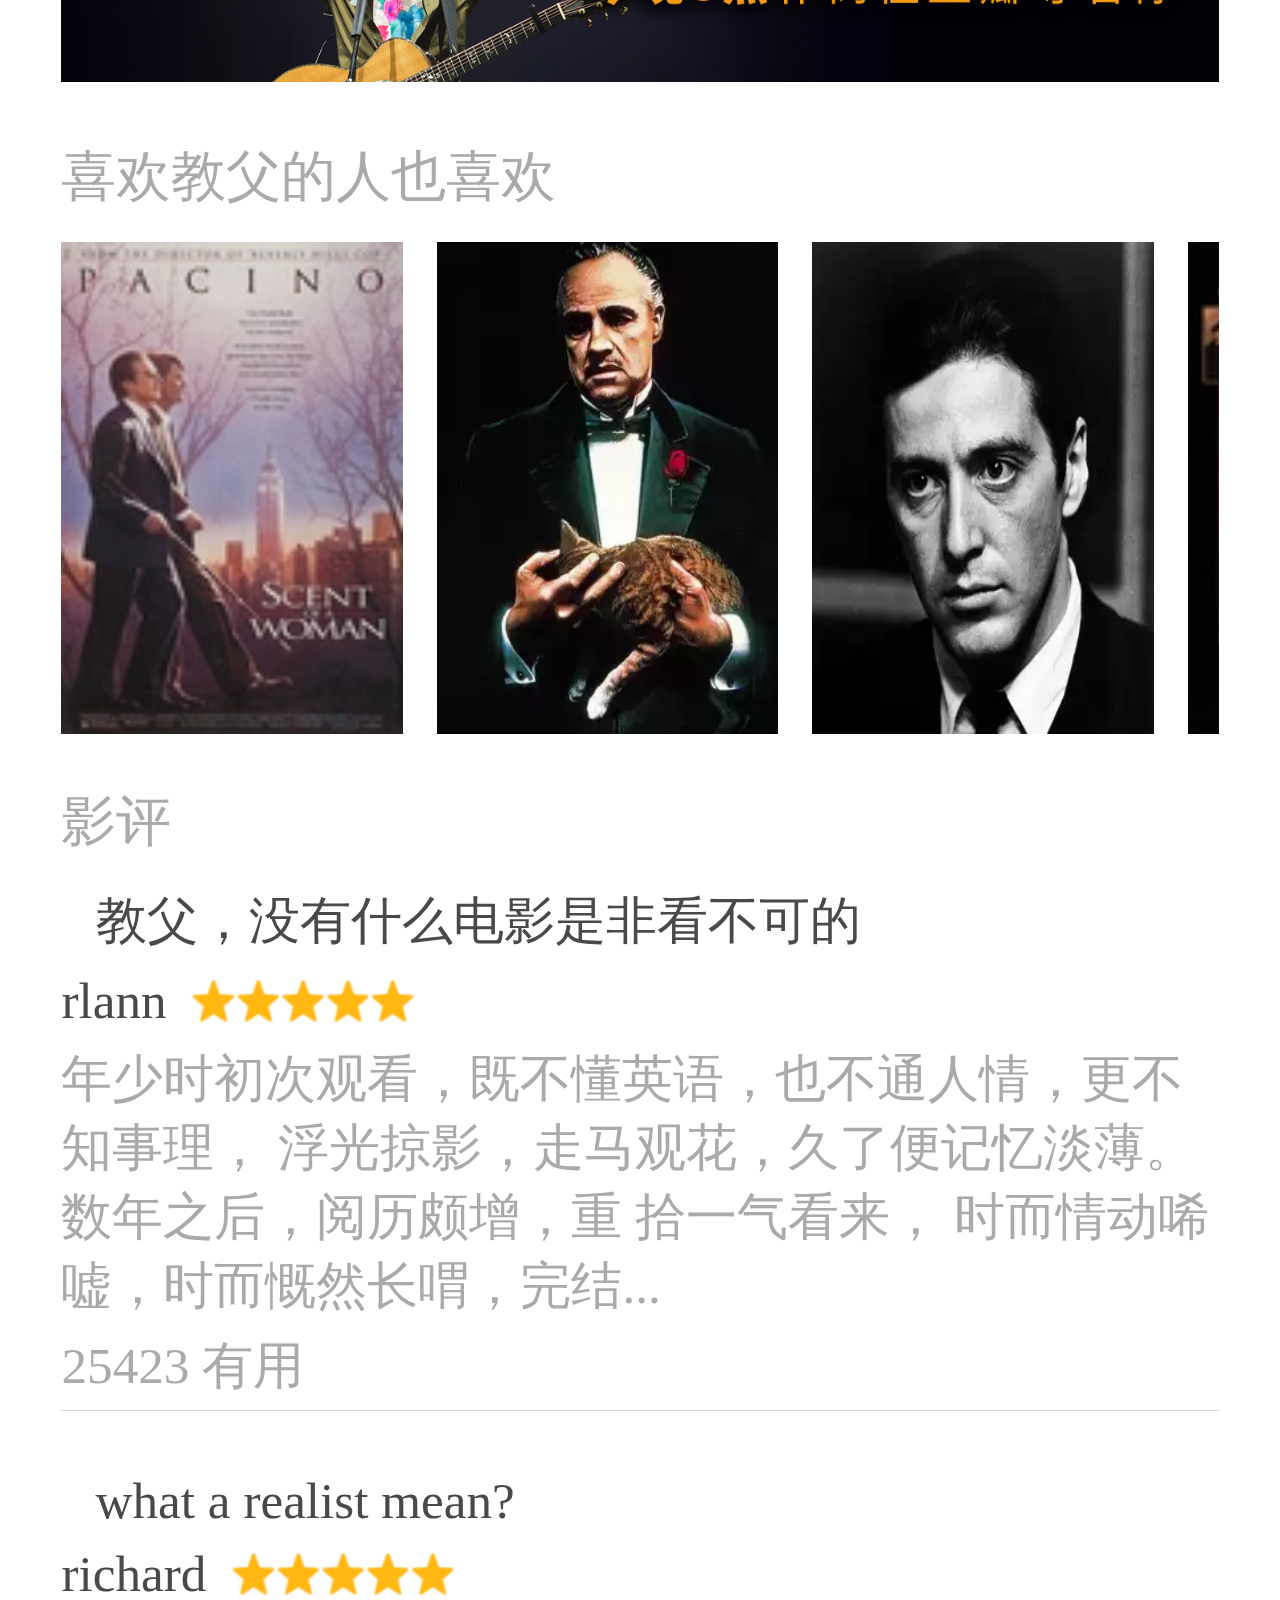
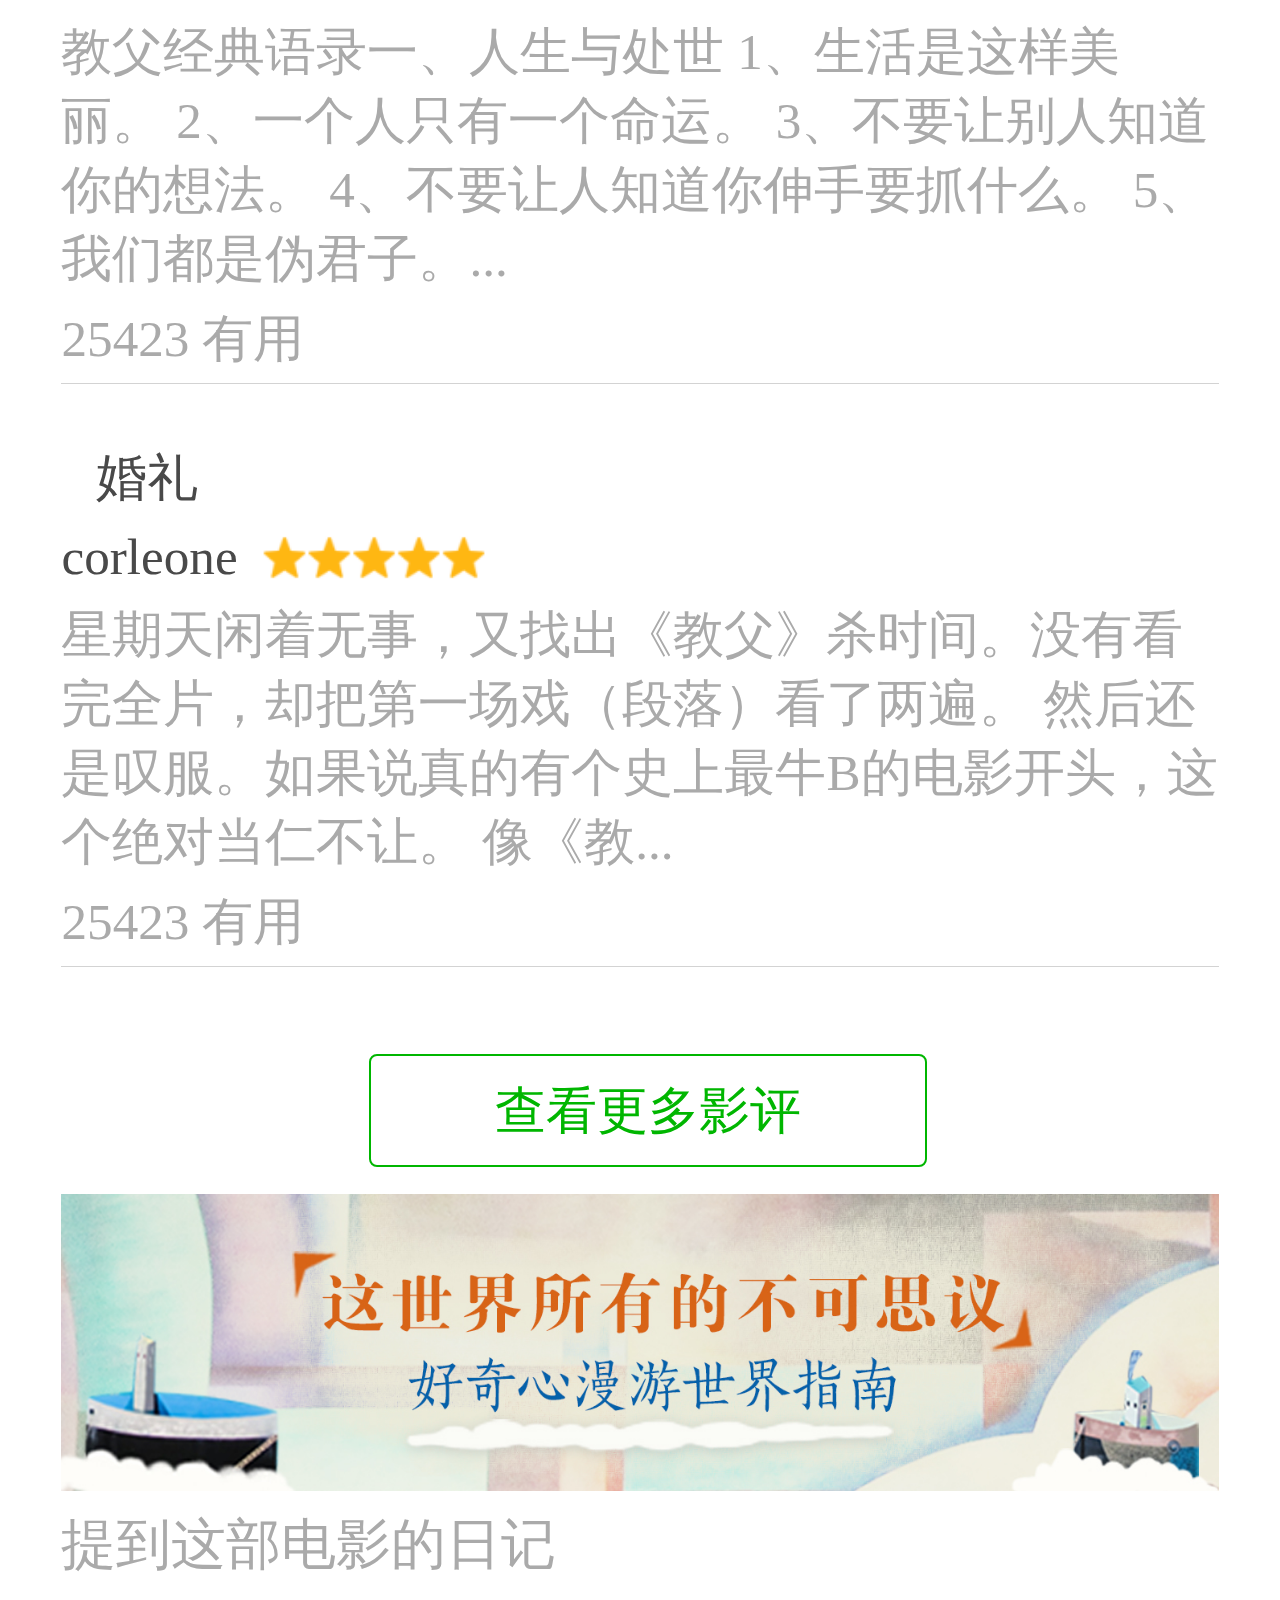
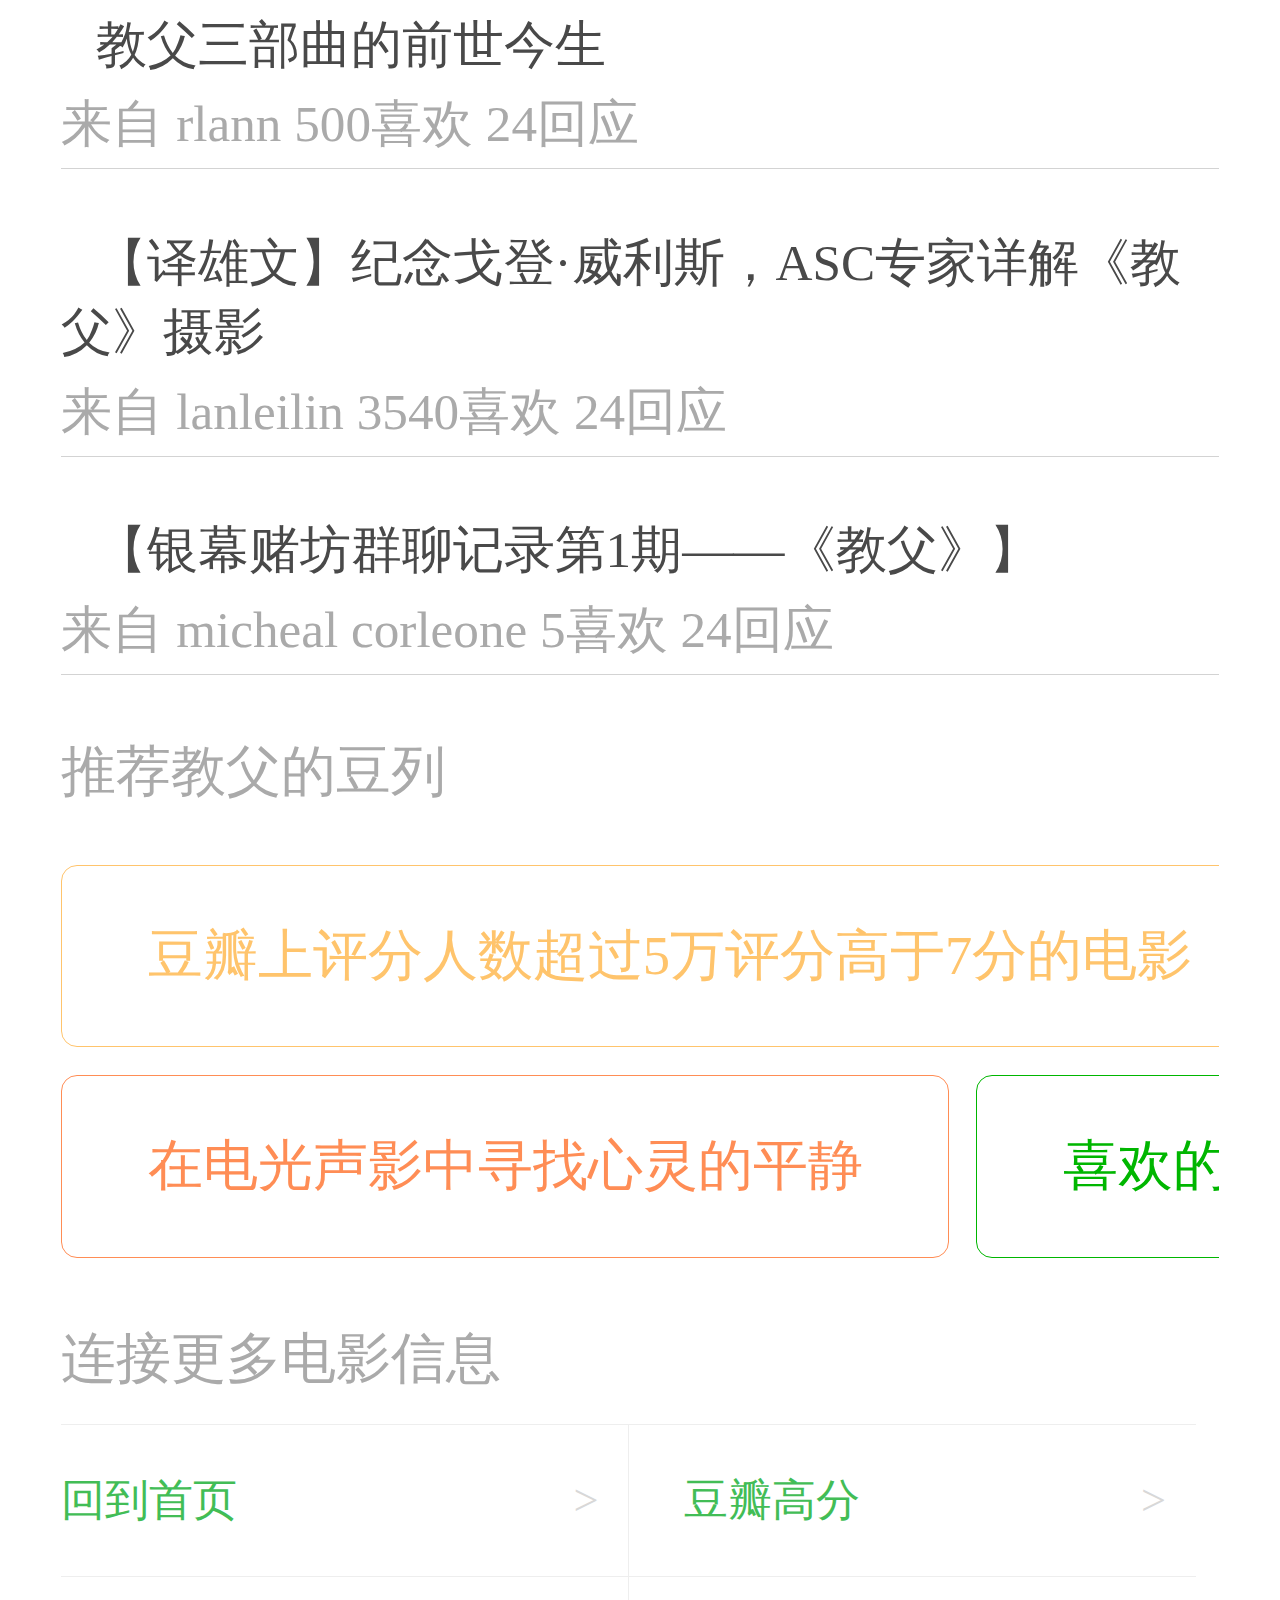
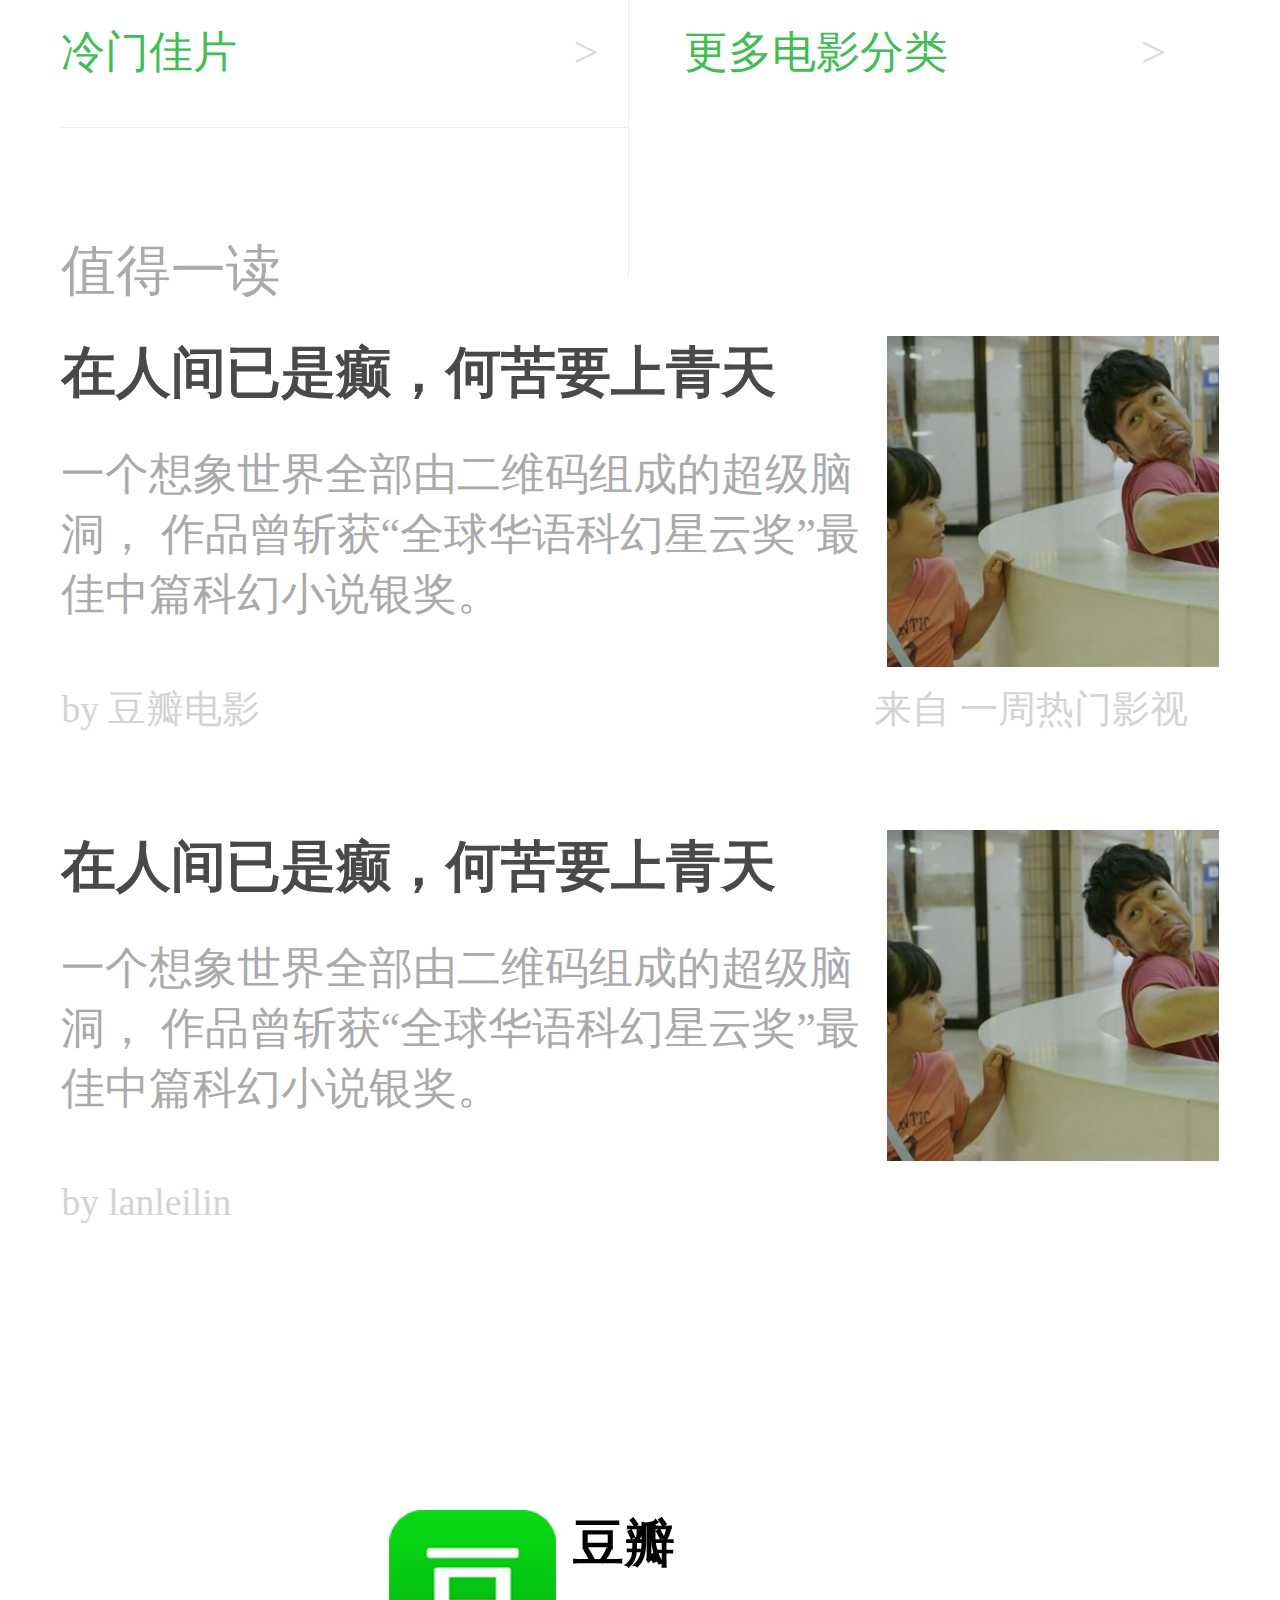
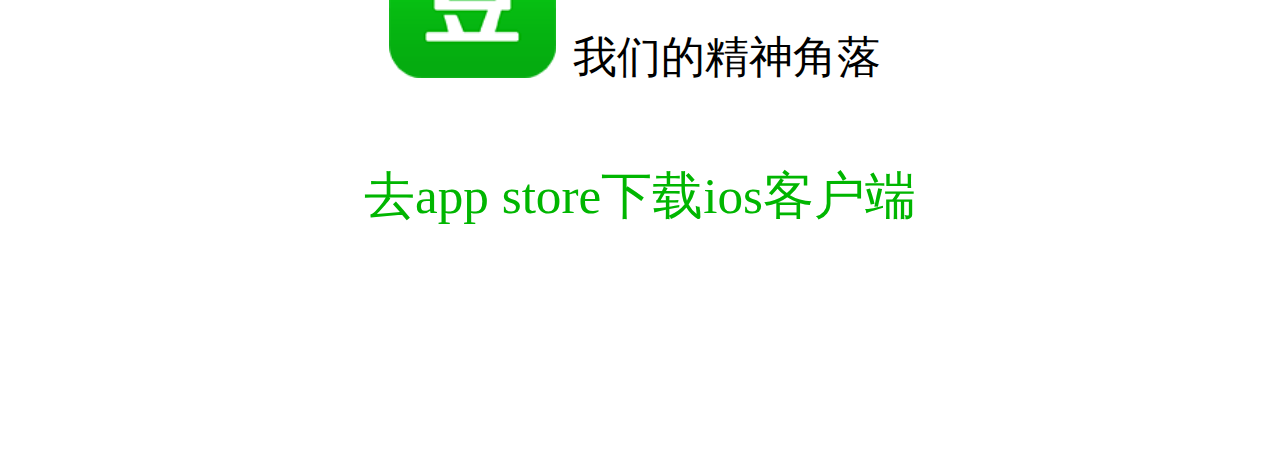
<file: newDouban/public/newDouban/subject.html>
<!DOCTYPE html>
<html>

	<head>
		<meta charset="UTF-8">
		<title>subject-M</title>
		<link rel="icon" type="image/png" sizes="16x16" href="img/icon/tiger16.png">
		<link rel="icon" type="image/png" sizes="32x32" href="img/icon/tiger32.png">
		<link rel="icon" type="image/png" sizes="48x48" href="img/icon/tiger48.png">
		<link rel="stylesheet" type="text/css" href="css/common.css" />
		<link rel="stylesheet" type="text/css" href="css/doulist.css"/>
		<link rel="stylesheet" type="text/css" href="css/home.css" />
		<link rel="stylesheet" type="text/css" href="css/subject.css" />
		<script src="js/common.js" type="text/javascript" charset="utf-8"></script>
	</head>

	<body>
		<!--header begins-->
		<header>
			<div id="c-nav">
				<a href="index.html">
				<span>
					<img src="img/slice/logo.png"/>
				</span>
				</a>
				<ul>
					<li>
						<a href="#">电影</a>
					</li>
					<li>
						<a href="#">图书</a>
					</li>
					<li>
						<a href="#">广播</a>
					</li>
					<li>
						<a href="#">小组</a>
					</li>
					<li>
						<a href="#"><img src="img/slice/search-logo.png" /></a>
					</li>
				</ul>
			</div>
		</header>
		<!--header ends-->
		<!--doulist-banner-begins-->
		<div class="banner">
			<span>聊聊你的观影感受</span>
			<a href="#" id="d-open">打开</a>
			<a href="#" id="d-download">极速下载</a>
		</div>
		<!--doulist-banner-ends-->
		<section class="s-info-container">
			<div class="wrap">
				<div class="s-info">
					<a href="" class="s-info-img">
						<img src="img/slice/p1853232210.webp" />
					</a>
					<ul>
						<li>教父</li>
						<li>
							<img src="img/slice/star.png" />
						</li>
						<li>
							<p>
								175 分钟 / 剧情 / 犯罪 / 弗朗西斯·福特·科波拉(导演) / 
								马龙·白兰度 / 阿尔·帕西诺 / 詹姆斯·肯恩 / 理查德·卡斯特尔诺 / 罗伯特·杜瓦尔 / 斯特林·海登 / 
								约翰·马利 / 理查德·康特 / 艾尔·勒提埃里 / 黛安·基顿 / 阿贝·维高达 / 塔莉娅·夏尔 / 吉亚尼·罗素 / 
								约翰·凯泽尔 / 鲁迪·邦德 / 1972-03-15(纽约首映) 上映

							</p>
						</li>

						<li>
							用app查看影人资料
						</li>

					</ul>
					<div class="s-info-bottom">
						<span>去哪观看这部电影</span>
						<a href="javascript:()">7个播放源</a>
					</div>
				</div>
			</div>
		</section>
		<section class="s-button-container">
			<div class="wrap">
				<div class="s-button">
					<span>想看</span>
					<span>看过</span>
				</div>
			</div>
		</section>
		<section class="s-intro-container">
			<div class="wrap">
				<div class="s-intro">
					<span class="s-title">教父的剧情简介</span>
					<p>
						40年代的美国，“教父”维托·唐·柯里昂（马龙·白兰度 饰）是黑手党柯里昂家族的首领，
						带领家族从事非法的勾当， 但同时他也是许多弱小平民的保护神，深得人们爱戴。
						因为拒绝了毒枭索洛索的毒品交易要求， 柯里昂家族和纽约其他几个黑手党家族的矛盾激化。圣诞前夕，
						索洛索劫持了“教 父”的参谋汤姆， 并派人暗杀“教父”；因为内奸的出卖，“教父”的大儿子逊尼被仇家杀害；
						 小儿子麦克（阿尔·帕西诺 饰）也被卷了进来，失去爱妻。黑手党家族之间的矛盾越来越白热化。 
						 年老的“教父”面对丧子之痛怎样统领全局？黑手党之间的仇杀如何落幕？谁是家族的内奸？
						  谁又能够成为新一代的“教父”？血雨腥风和温情脉脉，在这部里程碑式的黑帮史诗巨片···
						<a href="javascript:()">(展开)</a>
					</p>
				</div>
			</div>
		</section>
		<section class="s-ad-container">
			<div class="wrap">
				<div class="s-ad">
					<img src="img/ad/image.png" />
				</div>
			</div>
		</section>

		<section class="s-list-container">
			<div class="wrap">
				<div class="s-list">
					<span class="s-title">查看更多豆瓣高分电影电视剧</span>
					<ul>
						<li>黑帮</li>
						<li>经典</li>
						<li>美国</li>
						<li>犯罪</li>
						<li>剧情</li>
						<li>黑社会</li>
						<li>人性</li>
						<li>人生</li>

					</ul>
				</div>
			</div>
		</section>

		<!--movie contents begins-->
		<div class="movie-contents">
			<div class="wrap">
				<div class="m-item-contents">
					<span class="s-title">教父预告片和图片(39587)</span>
					<ul>
						<li>
							<span class="movie-img">
								<img src="img/webp/p1541971725.webp"/>
							</span>
						</li>
						<li>
							<span class="movie-img">
								<img src="img/webp/p2214452422.webp"/>
							</span>
						</li>
						<li>
							<span class="movie-img">
								<img src="img/webp/p2216084463.webp"/>
							</span>
						</li>
						<li>
							<span class="movie-img">
								<img src="img/webp/p477229647.webp"/>
							</span>
						</li>
						<li>
							<span class="movie-img">
								<img src="img/webp/p1910902213.webp"/>
							</span>
						</li>

					</ul>
				</div>
			</div>
		</div>
		<!--movie contents ends-->
		<!--ad-begins-->
		<section class="s-ad-container">
			<div class="wrap">
				<div class="s-ad">
					<img src="img/ad/b9292b54cce1449.jpg" />
				</div>
			</div>
		</section>
		<!--ad-ends-->

		<!--movie contents begins-->
		<div class="movie-contents">
			<div class="wrap">
				<div class="m-item-contents">
					<span class="s-title">喜欢教父的人也喜欢</span>
					<ul>
						<li>
							<span class="movie-img">
								<img src="img/webp/p925123037.webp"/>
							</span>
						</li>
						<li>
							<span class="movie-img">
								<img src="img/webp/p759177494.webp"/>
							</span>
						</li>
						<li>
							<span class="movie-img">
								<img src="img/webp/p743742845.webp"/>
							</span>
						</li>
						<li>
							<span class="movie-img">
								<img src="img/webp/p477229647.webp"/>
							</span>
						</li>
						<li>
							<span class="movie-img">
								<img src="img/webp/p1910902213.webp"/>
							</span>
						</li>

					</ul>
				</div>
			</div>
		</div>
		<!--movie contents ends-->

		<!--movie comments begins-->
		<section class="s-movie-comments-container">
			<div class="wrap">
			<span class="s-title">影评</span>
				
				<div class="s-movie-comments">
					<span class="s-comment-title">教父，没有什么电影是非看不可的</span>
					<span class="s-comment-author">rlann
					<img src="img/slice/comment-star.png"/>
					</span>
					<p class="s-p">
						年少时初次观看，既不懂英语，也不通人情，更不知事理，
						 浮光掠影，走马观花，久了便记忆淡薄。 数年之后，阅历颇增，重 拾一气看来，
						 时而情动唏嘘，时而慨然长喟，完结...
					</p>
					<span class="s-c-bottom">25423 有用</span>
				</div>
			</div>
		</section>
		<!--movie comments ends-->
				<!--movie comments begins-->
		<section class="s-movie-comments-container">
			<div class="wrap">
				<div class="s-movie-comments">
					<span class="s-comment-title">what a realist mean?</span>
					<span class="s-comment-author">richard
					<img src="img/slice/comment-star.png"/>
					</span>
					<p class="s-p">
						
                                教父经典语录一、人生与处世  1、生活是这样美丽。  2、一个人只有一个命运。 
                                 3、不要让别人知道你的想法。  4、不要让人知道你伸手要抓什么。  5、我们都是伪君子。...
                            
					</p>
					<span class="s-c-bottom">25423 有用</span>
				</div>
			</div>
		</section>
		<!--movie comments ends-->
				<!--movie comments begins-->
		<section class="s-movie-comments-container">
			<div class="wrap">
				<div class="s-movie-comments">
					<span class="s-comment-title">婚礼</span>
					<span class="s-comment-author">corleone
					<img src="img/slice/comment-star.png"/>
					</span>
					<p class="s-p">
						
                                星期天闲着无事，又找出《教父》杀时间。没有看完全片，却把第一场戏（段落）看了两遍。
                                 然后还是叹服。如果说真的有个史上最牛B的电影开头，这个绝对当仁不让。 像《教...
                            
					</p>
					<span class="s-c-bottom">25423 有用</span>
				</div>
			</div>
		</section>
		<!--movie comments ends-->
		<section class="s-button-container">
			<div class="wrap">
				<div class="s-button s-button-more">
					<span>查看更多影评</span>
				</div>
			</div>
		</section>
		<!--ad-begins-->
		<section class="s-ad-container">
			<div class="wrap">
				<div class="s-ad">
					<img src="img/ad/13f9fc5da1b5326.jpg" />
				</div>
			</div>
		</section>
		<!--ad-ends-->
		<!--movie comments begins-->
		<section class="s-movie-comments-container">
			<div class="wrap">
			<span class="s-title">提到这部电影的日记</span>
				<div class="s-movie-comments">
					<span class="s-comment-title">教父三部曲的前世今生</span>
					
					<span class="s-c-bottom">来自 rlann 500喜欢 24回应</span>
				</div>
			</div>
		</section>
		<!--movie comments ends-->
		<!--movie comments begins-->
		<section class="s-movie-comments-container">
			<div class="wrap">
				<div class="s-movie-comments">
					<span class="s-comment-title">【译雄文】纪念戈登·威利斯，ASC专家详解《教父》摄影</span>
					
					<span class="s-c-bottom">来自 lanleilin 3540喜欢 24回应</span>
				</div>
			</div>
		</section>
		<!--movie comments ends-->
		<!--movie comments begins-->
		<section class="s-movie-comments-container">
			<div class="wrap">
				<div class="s-movie-comments">
					<span class="s-comment-title">【银幕赌坊群聊记录第1期——《教父》】</span>
					
					<span class="s-c-bottom">来自 micheal corleone 5喜欢 24回应</span>
				</div>
			</div>
		</section>
		<!--movie comments ends-->
		<!--move-find begins-->
		<div class="find-contents">
			<div class="wrap">
			<span class="s-title">推荐教父的豆列</span>
				
				<div class="f-item-contents">
					<ul>
						<li>
							<a href="#">豆瓣上评分人数超过5万评分高于7分的电影</a>
						</li>
						<li>
							<a href="#">带你进入不正常的世界</a>
						</li>
						<li>
							<a href="#">用电影来追忆过去的岁月</a>
						</li>
						<li>
							<a href="#">女孩们的故事【电影】</a>
						</li>
						<li>
							<a href="#">在电光声影中寻找心灵的平静</a>
						</li>
						<li>
							<a href="#">喜欢的电影</a>
						</li>
						<li>
							<a href="#">2017终极期待</a>
						</li>
						<li>
							<a href="#">经典苏联电影--100部</a>
						</li>

					</ul>
				</div>
			</div>
		</div>
		<!--move-find ends-->
		
		<!--home-list-begins-->
		<div class="home-list subject-list">
			<div class="wrap">
			<span class="s-title">连接更多电影信息</span>
				<div class="h-list-content">
					<ul>
						<li><a href="#">回到首页</a>></li>
						<li><a href="#">豆瓣高分</a>></li>
						<li><a href="#">冷门佳片</a>></li>
						<li><a href="#">更多电影分类</a>></li>
						<li><a href="#"></a></li>
					</ul>
				</div>
			</div>
		</div>
		<!--home-list-ends-->
		<!--movie comments begins-->
		<section class="s-read-container">
			<div class="wrap">
			<span class="s-title">值得一读</span>
				<div class="s-read">
					<span class="s-read-title">在人间已是癫，何苦要上青天
					</span>
						<img src="img/ad/ren.png"/>
					<p class="s-read-p">一个想象世界全部由二维码组成的超级脑洞，
						作品曾斩获“全球华语科幻星云奖”最佳中篇科幻小说银奖。</p>
				</div>
								<div class="s-read-bottom">
					<span>by 豆瓣电影</span>
					<a href="javascript:()" class="s-read-a">来自 一周热门影视</a>
				</div>
			</div>
		</section>
		<!--movie comments ends-->
				<!--movie comments begins-->
		<section class="s-read-container">
			<div class="wrap">
				<div class="s-read">
					<span class="s-read-title">在人间已是癫，何苦要上青天
					</span>
						<img src="img/ad/ren.png"/>
					<p class="s-read-p">一个想象世界全部由二维码组成的超级脑洞，
						作品曾斩获“全球华语科幻星云奖”最佳中篇科幻小说银奖。</p>
				</div>
				<div class="s-read-bottom">
					<span>by lanleilin</span>
					<!--<a href="javascript:()" class="s-read-a">来自 一周热门影视</a>-->
				</div>
			</div>
		</section>
		<!--movie comments ends-->
		<footer>
			<div class="h-footer">
				<ul>
					<li>
						<img src="img/slice/douban-app-logo.png" />
					</li>
					<li><strong>豆瓣</strong></li>
					<li>我们的精神角落</li>
					<li>去app store下载ios客户端</li>
				</ul>

			</div>
		</footer>

	</body>

</html>
</file>
<file: newDouban/public/newDouban/css/common.css>
* {
  margin: 0;
  padding: 0;
  list-style: none;
  text-decoration: none;
  font-size: 0.6rem;
}
a {
  color: #00B600;
  box-shadow: none;
}
a,
button,
input {
  -webkit-tap-highlight-color: rgba(255, 0, 0, 0);
}
.s-title {
  font-size: 0.64rem !important;
  color: #aaaaaa !important;
  margin-bottom: 0.4rem !important;
  display: block !important;
  width: 100%;
  height: 0.8rem;
}
.s-p {
  color: #aaaaaa;
  height: 100%;
  font-size: 0.6rem;
}
.wrap {
  width: 13.56rem !important;
  margin: 0 auto !important;
  overflow: hidden;
}
#c-nav {
  width: 100%;
  height: 1.92rem;
  border-bottom: 1px solid #f3f3f3;
}
#c-nav img {
  width: 3.2rem;
  height: 1.8rem;
}
#c-nav ul {
  height: 1.92rem;
  display: inline-block;
  float: right;
}
#c-nav ul li {
  margin: 0 0.4rem;
  text-align: center;
  font-size: 0.6rem;
  float: left;
  line-height: 1.92rem;
}
#c-nav ul li a {
  width: 1.24rem;
  height: 1.92rem;
  display: block;
}
#c-nav ul li:nth-child(1) a {
  color: #2384e8;
}
#c-nav ul li:nth-child(2) a {
  color: #9f7860;
}
#c-nav ul li:nth-child(3) a {
  color: #e4a813;
}
#c-nav ul li:nth-child(4) a {
  color: #65b8cc;
}
#c-nav ul li:nth-child(5) img {
  width: 1rem;
  height: 0.76rem;
  vertical-align: middle;
}
.subnav {
  width: 100%;
  height: 1.56rem;
}
.subnav span {
  float: left;
  font-size: 0.64rem;
  height: 100%;
  line-height: 1.56rem;
}
.subnav a {
  float: right;
  font-size: 0.52rem;
  color: #42bd56;
  height: 100%;
  line-height: 1.56rem;
}
.movie-contents {
  width: 100%;
  margin-bottom: 0.6rem;
  padding-top: 0.48rem;
}
.movie-contents .m-item-contents {
  height: 100%;
}
.movie-contents .m-item-contents ul {
  width: 24rem;
}
.movie-contents .m-item-contents ul li {
  height: 100%;
  width: 4rem;
  margin-right: 0.4rem;
  float: left;
}
.movie-contents .m-item-contents ul li span {
  margin: 0 !important;
  float: left;
}
.movie-contents .m-item-contents ul li .movie-img {
  width: 4rem;
  height: 5.76rem;
}
.movie-contents .m-item-contents ul li .movie-img img {
  width: 100%;
  height: 100%;
}
.movie-contents .m-item-contents ul li .movie-title {
  width: 4rem;
  height: 1.08rem;
  font-size: 0.64rem;
  line-height: 1.08rem;
  color: royalblue;
  display: inline-block;
}
.movie-contents .m-item-contents ul li .movie-rank {
  display: table-cell;
  text-align: center;
  width: 4rem;
  height: 0.68rem;
}
.movie-contents .m-item-contents ul li .movie-rank img {
  width: 3.36rem;
  height: 0.68rem;
  vertical-align: middle;
  display: block;
}
footer {
  width: 15rem;
  height: 8.6rem;
  display: table-cell;
  vertical-align: middle;
}
footer .h-footer {
  width: 100%;
  height: 4.2rem;
}
footer .h-footer ul {
  width: 9.8rem;
  height: 4.2rem;
  margin: 0 auto;
  display: block;
}
footer .h-footer ul li {
  float: left;
}
footer .h-footer ul li:nth-child(1) {
  width: 3.36rem;
  height: 2.72rem;
  padding-left: 0.56rem;
  margin-right: 0.2rem;
}
footer .h-footer ul li:nth-child(1) img {
  width: 1.96rem;
  height: 1.96rem;
  float: right;
  vertical-align: middle;
  display: block;
}
footer .h-footer ul li:nth-child(2) {
  width: 4.56rem;
  height: 1.36rem;
}
footer .h-footer ul li:nth-child(3) {
  width: 4.56rem;
  height: 1.16rem;
  font-size: 0.52rem;
}
footer .h-footer ul li:nth-child(4) {
  width: 9.8rem;
  height: 1.24rem;
  line-height: 1.24rem;
  font-size: 0.6rem;
  text-align: center;
  color: #00B600;
}
.s-button-container {
  width: 15rem;
  height: 1.96rem;
}
.s-button-container .s-button {
  height: 1.96rem;
  margin: 0 auto;
  display: table-cell;
  vertical-align: middle;
}
.s-button-container .s-button span {
  display: block;
  width: 6.5rem;
  height: 1.28rem;
  border: 2px solid #ffb712;
  color: #ffb712;
  font-size: 0.6rem;
  text-align: center;
  line-height: 1.28rem;
  float: left;
  margin-left: 0.2rem;
  border-radius: 8px;
}
.s-intro-container {
  width: 15rem;
  margin-bottom: 0.4rem;
}
.s-intro-container span {
  color: #aaaaaa;
  font-size: 0.32rem;
}
.s-intro-container p {
  width: 100%;
  height: 100%;
  color: #494949;
}
.s-intro-container a {
  font-size: 0.44rem;
}
.s-ad-container {
  width: 15rem;
  margin-bottom: 0.2rem;
}
.s-ad-container .s-ad {
  width: 13.56rem;
  height: 3.48rem;
}
.s-ad-container .s-ad img {
  width: 13.56rem;
  height: 3.48rem;
}
.s-list-container {
  width: 15rem;
}
.s-list-container ul {
  width: 100%;
}
.s-list-container ul li {
  display: block;
  height: 1.16rem;
  border-radius: 1.16rem;
  background: #f5f5f5;
  margin: 0.4rem;
  float: left;
  text-align: center;
  line-height: 1.16rem;
  padding: 0 0.4rem;
}
.s-movie-comments-container {
  width: 15rem;
  margin-bottom: 0.4rem;
}
.s-movie-comments-container .s-movie-comments {
  border-bottom: 1px solid lightgray;
  margin-bottom: 0.3rem;
}
.s-movie-comments-container .s-movie-comments .s-comment-title {
  width: 100%;
  height: 0.72rem !important;
  font-size: 0.6rem;
  padding-left: 0.4rem;
  color: #494949 !important;
}
.s-movie-comments-container .s-movie-comments .s-comment-author,
.s-movie-comments-container .s-movie-comments .s-c-bottom {
  display: block;
  color: #494949;
  margin: 0.16rem 0;
  height: 0.72rem;
  line-height: 0.72rem;
}
.s-movie-comments-container .s-movie-comments .s-comment-author img,
.s-movie-comments-container .s-movie-comments .s-c-bottom img {
  width: 2.76rem;
  height: 0.72rem;
  margin-bottom: -0.16rem;
}
.s-movie-comments-container .s-movie-comments .s-c-bottom {
  color: #AAAAAA;
}
.s-read-container {
  width: 15rem;
  margin-bottom: 1rem;
}
.s-read-container .s-read {
  width: 100%;
  height: 100%;
}
.s-read-container .s-read span {
  width: 9.6rem;
  display: block;
  float: left;
  font-size: 0.64rem;
  font-weight: bold;
  margin-bottom: 0.4rem;
  color: #494949;
}
.s-read-container .s-read img {
  width: 3.88rem;
  height: 3.88rem;
  float: right;
}
.s-read-container .s-read p {
  height: 100%;
  font-size: 0.52rem;
  color: #aaaaaa;
}
.s-read-container .s-read-bottom {
  width: 15rem;
  height: 0.8rem;
  margin-top: 0.1rem;
  float: left;
}
.s-read-container .s-read-bottom a {
  float: left;
  margin-right: 1.8rem;
  font-size: 0.44rem;
  color: lightgray;
  line-height: 0.8rem;
}
.s-read-container .s-read-bottom span {
  font-size: 0.44rem;
  color: lightgray;
  line-height: 0.8rem;
  float: left;
}
.s-read-container .s-read-bottom .s-read-a {
  float: right !important;
}
</file>
<file: newDouban/public/newDouban/css/index.css>
.i-subnav {
  width: 15rem;
}
.i-subnav ul {
  width: 100%;
  height: 6rem;
  padding: 1.08rem 0 0 0;
}
.i-subnav ul li {
  width: 6.2rem;
  height: 1.88rem;
  border-radius: 10px;
  margin: 0.16rem;
  text-align: center;
  line-height: 1.88rem;
  background: #f6f6f6;
  float: left;
}
.i-subnav ul li a {
  color: #494949;
}
.i-itemimg-container {
  width: 15rem;
  margin-bottom: 0.4rem;
}
.i-itemimg-container .i-itemimg p {
  width: 10.2rem;
  height: 6.52rem;
  float: left;
  margin-right: 0.16rem;
}
.i-itemimg-container .i-itemimg p img {
  width: 10.2rem;
  height: 6.52rem;
}
.i-itemimg-container .i-itemimg span {
  width: 3.2rem;
  height: 3.2rem;
  float: left;
}
.i-itemimg-container .i-itemimg span img {
  width: 3.2rem;
  height: 3.2rem;
}
.i-itemimg-container .i-itemimg .i-itemimg-mask {
  margin-top: 0.16rem;
  background-image: url(../img/ad/p2290949609.jpg);
  color: red;
}
.i-itemimg-container .i-itemimg .i-itemimg-mask a {
  width: 3.2rem;
  height: 3.2rem;
  background: darkgray;
  display: block;
  opacity: 0.6;
  line-height: 3.2rem;
  text-align: center;
  font-size: 0.6rem;
  color: white;
  font-weight: bold;
}
.i-itemimg-container .s-read-bottom {
  width: 15rem;
  height: 0.8rem;
  margin-top: 0.1rem;
  float: left;
}
.i-itemimg-container .s-read-bottom a {
  float: left;
  margin-right: 1.8rem;
  font-size: 0.44rem;
  color: lightgray;
  line-height: 0.8rem;
}
.i-itemimg-container .s-read-bottom span {
  font-size: 0.44rem;
  color: lightgray;
  line-height: 0.8rem;
  float: left;
}
.i-itemimg-container .s-read-bottom .s-read-a {
  float: right !important;
}
</file>
<file: newDouban/public/newDouban/css/doulist.css>
.banner {
  width: 15rem;
  height: 3.24rem;
  background-image: url("../img/slice/bannerbg.jpg");
  display: table-cell;
  vertical-align: middle;
}
.banner span {
  font-size: 0.6rem;
  color: #00B600;
  margin-left: 0.2rem;
}
.banner a {
  float: right;
  margin-right: 0.4rem;
  font-size: 0.6rem;
  width: 3.32rem;
  height: 1.16rem;
  text-align: center;
  line-height: 1.16rem;
  border-radius: 5px;
}
.banner #d-download {
  border: 1px solid #00B600;
  background: white;
  color: #00B600;
  font-weight: bold;
}
.banner #d-open {
  border: 1px solid #00B600;
  background: #00B600;
  color: white;
  font-weight: bold;
}
.doulist-words {
  width: 15rem;
  height: 10rem;
}
.doulist-words ul li {
  width: 15rem;
  text-align: center;
}
.doulist-words ul li h1 {
  font-size: 0.92rem;
  width: 11.48rem;
  margin: 0 auto;
  color: #494949;
  font-weight: normal;
}
.doulist-words ul li span {
  font-size: 0.6rem;
  color: #924949;
  margin: 0 auto;
}
.doulist-words ul li a {
  color: #00B600;
}
.doulist-words ul li #d-like {
  display: block;
  width: 4.52rem;
  height: 1.32rem;
  line-height: 1.32rem;
  border: 1px solid #00B600;
  border-radius: 8px;
  color: #00B600;
  background: white;
  font-size: 0.44rem;
  float: left;
}
.doulist-words ul li #d-more {
  display: block;
  float: left;
  width: 2.52rem;
  height: 1.32rem;
  border: 1px solid #00B600;
  border-radius: 8px;
  color: #00B600;
  background: white;
  margin-left: 0.4rem;
}
.doulist-words ul li:nth-child(4) {
  padding-left: 4.4rem;
  margin-top: 0.4rem;
}
.d-list {
  width: 15rem;
  height: 10.08rem;
  margin-bottom: 0.52rem;
}
.d-list .d-list-top {
  width: 100%;
  height: 5.6rem;
}
.d-list .d-list-top img {
  width: 3.06rem;
  height: 4.48rem;
  float: left;
}
.d-list .d-list-top ul {
  float: left;
}
.d-list .d-list-top ul li {
  width: 9.72rem;
  font-size: 0.64rem;
  height: 0.8rem;
  padding-left: 0.4rem;
  margin-bottom: 0.2rem;
}
.d-list .d-list-top ul li img {
  width: 4.28rem;
  height: 0.8rem;
}
.d-list .d-list-top ul li:nth-child(1) {
  font-size: 0.64rem;
  color: #494949;
}
.d-list .d-list-top ul li:nth-child(3) {
  font-size: 0.6rem;
  color: #aaaaaa;
}
.d-list .d-list-bottom {
  width: 12.72rem;
  height: 3.6rem;
  font-size: 0.52rem;
  line-height: 1.7;
  color: #494949;
  border-bottom: 1px solid darkgray;
  padding-top: 0.3rem;
}
.d-list .d-list-bottom p {
  border-left: 6px solid #e5e5e5;
  padding-left: 0.36rem;
}
</file>
<file: newDouban/public/newDouban/css/home.css>
header {
  width: 15rem;
}
.find-contents {
  width: 100%;
  height: 5.28rem;
}
.find-contents .f-item-contents {
  height: 100%;
}
.find-contents .f-item-contents ul {
  height: 5.28rem;
  width: 45rem;
}
.find-contents .f-item-contents ul li {
  height: 2.12rem;
  margin-right: 0.4rem;
  float: left;
  border: 1px solid #ffc46c;
  margin: 0.32rem 0.32rem 0 0;
  padding: 0 1rem;
  border-radius: 16px;
  text-align: center;
  line-height: 1.48rem;
}
.find-contents .f-item-contents ul li a {
  font-size: 0.64rem;
  line-height: 2.12rem;
}
.find-contents .f-item-contents ul li:nth-child(1) {
  border: 1px solid #ffc46c;
}
.find-contents .f-item-contents ul li:nth-child(1) a {
  color: #ffc46c;
}
.find-contents .f-item-contents ul li:nth-child(2) {
  border: 1px solid #2384e8;
}
.find-contents .f-item-contents ul li:nth-child(2) a {
  color: #2384e8;
}
.find-contents .f-item-contents ul li:nth-child(3) {
  border: 1px solid #2ab8cc;
}
.find-contents .f-item-contents ul li:nth-child(3) a {
  color: #2ab8cc;
}
.find-contents .f-item-contents ul li:nth-child(4) {
  border: 1px solid #2384e8;
}
.find-contents .f-item-contents ul li:nth-child(4) a {
  color: #2384e8;
}
.find-contents .f-item-contents ul li:nth-child(5) {
  border: 1px solid #ff8d55;
}
.find-contents .f-item-contents ul li:nth-child(5) a {
  color: #ff8d55;
}
.find-contents .f-item-contents ul li:nth-child(6) {
  border: 1px solid #00b600;
}
.find-contents .f-item-contents ul li:nth-child(6) a {
  color: #00b600;
}
.find-contents .f-item-contents ul li:nth-child(7) {
  border: 1px solid #9f7860;
}
.find-contents .f-item-contents ul li:nth-child(7) a {
  color: #9f7860;
}
.find-contents .f-item-contents ul li:nth-child(8) {
  border: 1px solid #00b600;
}
.find-contents .f-item-contents ul li:nth-child(8) a {
  color: #00b600;
}
.home-list {
  width: 100%;
  height: 15.76rem;
}
.home-list .h-list-content ul {
  width: 15rem;
  height: 15.76rem;
}
.home-list .h-list-content ul li {
  width: 6.64rem;
  height: 1.76rem;
  color: #42BD56;
  float: left;
  font-size: 0.52rem;
  border-top: 1px solid #eeeeee;
}
.home-list .h-list-content ul li a {
  font-size: 0.52rem;
  color: #42BD56;
  width: 6rem;
  height: 100%;
  display: inline-block;
  line-height: 1.76rem;
}
.home-list .h-list-content ul li:nth-of-type(odd) {
  color: #d8d8d8;
  border-right: 1px solid #eeeeee;
}
.home-list .h-list-content ul li:nth-of-type(even) {
  color: #d8d8d8;
}
.home-list .h-list-content ul li:nth-of-type(even) a {
  width: 5.36rem;
  padding-left: 0.64rem;
}
.home-list .h-list-content ul li:nth-child(17) {
  border-bottom: 2px solid ;
}
.home-list .h-list-content ul li:nth-child(18) {
  border-bottom: 2px solid #eeeeee;
}
</file>
<file: newDouban/public/newDouban/css/subject.css>
.s-info-container {
  width: 15rem;
  height: 16.04rem;
  margin: 0.4rem 0;
}
.s-info-container .s-info ul {
  width: 8.96rem;
  height: 13.6rem;
  float: left;
}
.s-info-container .s-info ul li {
  width: 8.96rem;
  margin-bottom: 0.48rem;
}
.s-info-container .s-info ul li:nth-child(1) {
  font-size: 0.92rem;
  color: #111111;
}
.s-info-container .s-info ul li:nth-child(3) p {
  color: #494949;
}
.s-info-container .s-info ul li:nth-child(4) {
  color: #00B600;
}
.s-info-container .s-info .s-info-img {
  margin-top: 2.08rem;
  display: block;
  width: 4.08rem;
  height: 6.08rem;
  float: right;
}
.s-info-container .s-info .s-info-img img {
  width: 4.08rem;
  height: 6.08rem;
}
.s-info-container .s-info-bottom {
  width: 100%;
  height: 1.84rem;
  border-top: 1px solid #e8e8e8;
  border-bottom: 1px solid #e8e8e8;
  float: left;
}
.s-info-container .s-info-bottom span {
  vertical-align: middle;
  float: left;
  line-height: 1.84rem;
  color: #00B600;
  margin-left: 0.04rem;
  font-size: 0.64rem;
}
.s-info-container .s-info-bottom a {
  float: right;
  color: lightgray;
  margin-right: 0.4rem;
  line-height: 1.84rem;
}
.s-button-more span {
  margin-left: 3.6rem !important;
  color: #00B600 !important;
  border: 2px solid #00B600 !important;
}
.subject-list {
  margin-top: 1.6rem !important;
  height: 6rem !important;
}
</file>
